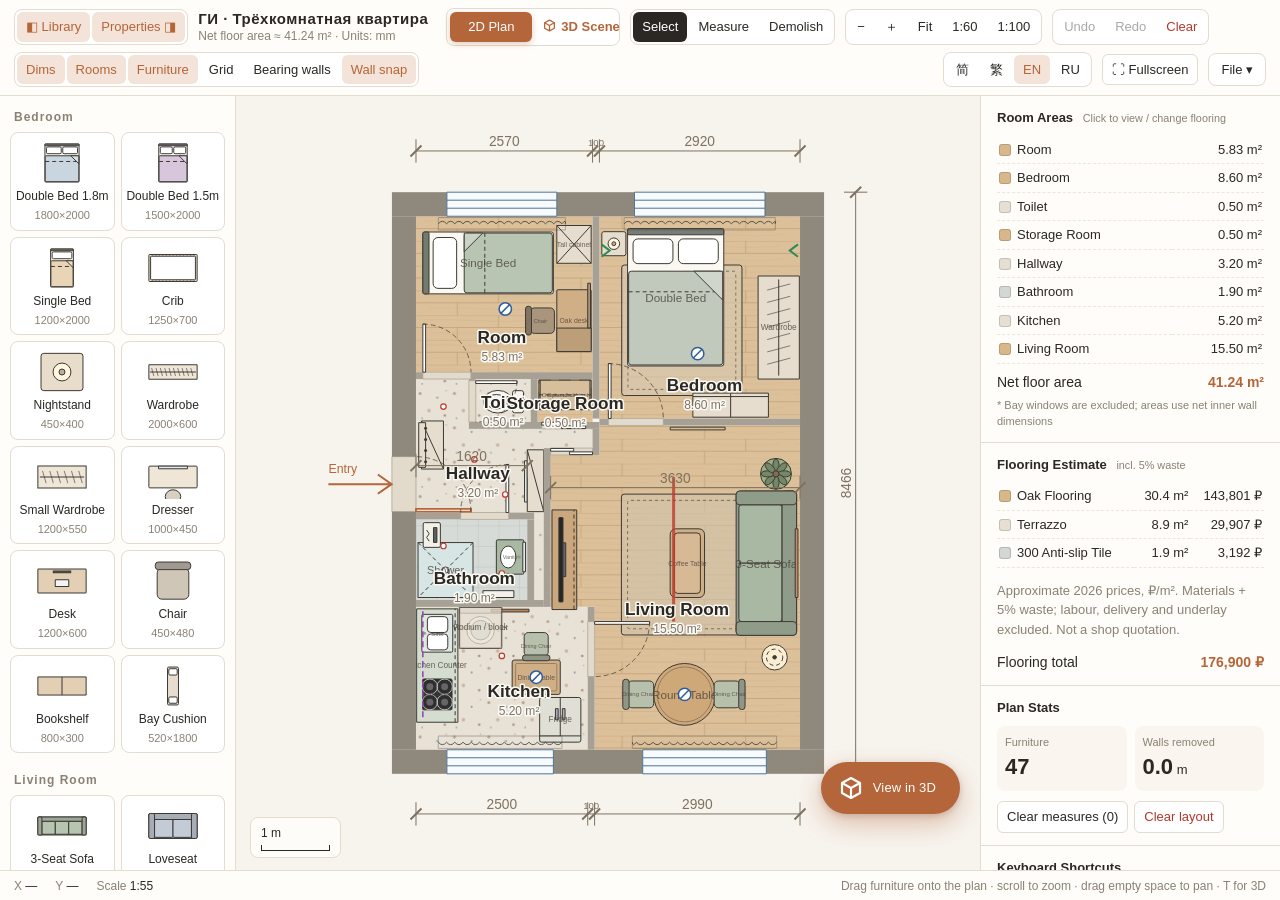
<file: tests/offline.html>
<!doctype html>
<html lang="zh-CN">
<head>
<meta charset="utf-8">
<meta name="viewport" content="width=device-width,initial-scale=1,maximum-scale=1,user-scalable=no,viewport-fit=cover">
<meta name="apple-mobile-web-app-capable" content="yes">
<meta name="mobile-web-app-capable" content="yes">
<meta name="apple-mobile-web-app-status-bar-style" content="default">
<meta name="theme-color" content="#fffdf9">
<title>户型装修设计</title>
<style>
:root{
  --bg:#f3efe7; --paper:#f7f4ee; --panel:#fffdf9; --line:#e3dccf; --ink:#2b2824; --muted:#8a8174;
  --accent:#b5653a; --accent-soft:#f3e3d8; --teal:#2f5d62;
}
*{box-sizing:border-box}
html,body{margin:0;height:100%;background:var(--bg);color:var(--ink);overflow:hidden;overscroll-behavior:none;touch-action:manipulation;
  -webkit-text-size-adjust:100%;-webkit-tap-highlight-color:transparent;
  font:13px/1.5 -apple-system,BlinkMacSystemFont,"PingFang SC","Hiragino Sans GB","Microsoft YaHei",sans-serif}
button,input,select{font:inherit;color:inherit}
.app{display:grid;grid-template-rows:auto minmax(0,1fr) 30px;grid-template-columns:236px minmax(0,1fr) 300px;height:100vh;height:100dvh;
  padding:env(safe-area-inset-top) env(safe-area-inset-right) env(safe-area-inset-bottom) env(safe-area-inset-left);
  -webkit-user-select:none;user-select:none;-webkit-touch-callout:none}
input{-webkit-user-select:text;user-select:text}
header{grid-column:1/-1;display:flex;flex-wrap:wrap;align-items:center;gap:6px 10px;padding:8px 14px;
  background:var(--panel);border-bottom:1px solid var(--line)}
.brand{display:flex;flex-direction:column;margin-right:8px;line-height:1.25}
.brand b{font-size:15px;letter-spacing:.5px}
.brand span{color:var(--muted);font-size:12px}
.grp{display:flex;align-items:center;gap:2px;padding:2px;border:1px solid var(--line);border-radius:8px;background:#fff}
.btn{border:0;background:transparent;padding:5px 9px;border-radius:6px;cursor:pointer;white-space:nowrap}
.btn:hover{background:#f2ece2}
.btn.on{background:var(--ink);color:#fff}
.btn.chip.on{background:var(--accent-soft);color:var(--accent)}
#langSel .btn{min-width:32px;font-weight:500}
.btn.primary{background:var(--accent);color:#fff}
.btn.primary:hover{background:#9f5530}
.btn.danger{color:#b3372a}
.spacer{flex:1}
aside{background:var(--panel);overflow:auto;border-right:1px solid var(--line)}
aside.right{border-right:0;border-left:1px solid var(--line)}
.lib h4{margin:0;padding:12px 14px 6px;font-size:12px;color:var(--muted);font-weight:600;letter-spacing:1px}
.lib-grid{display:grid;grid-template-columns:1fr 1fr;gap:6px;padding:0 10px 6px}
.lib h4{position:sticky;top:0;z-index:1;background:var(--panel)}
.item{display:flex;flex-direction:column;align-items:center;gap:2px;padding:8px 4px 6px;border:1px solid var(--line);
  border-radius:8px;background:#fff;cursor:grab;user-select:none;touch-action:pan-y;transition:border-color .15s,transform .15s}
.item.dragging{border-color:var(--accent);opacity:.5}
@media (hover:hover){.item:hover{border-color:var(--accent);transform:translateY(-1px)}}
#ghost{position:fixed;left:0;top:0;z-index:30;pointer-events:none;opacity:.8;transform:translate(-50%,-50%);filter:drop-shadow(0 4px 10px rgba(40,30,20,.3))}
#ghost svg{width:100%;height:100%;display:block;overflow:visible}
.item svg{width:56px;height:44px}
.item b{font-weight:500;font-size:12px}
.item small{color:var(--muted);font-size:11px}
.hint{padding:10px 14px 16px;color:var(--muted);font-size:12px}
main{position:relative;overflow:hidden;background:var(--paper)}
#plan{width:100%;height:100%;display:block;touch-action:none;cursor:default}
#plan.panning{cursor:grabbing}
#plan.tool-measure{cursor:crosshair}
#plan .wall{pointer-events:none}
#plan.tool-demolish .wall{pointer-events:all;cursor:pointer}
#plan.tool-demolish .wall:hover{fill:#d9894f}
#plan.tool-select .room:hover{opacity:.82}
#plan .furn{cursor:move}
@media (hover:hover){#plan .furn:hover{filter:drop-shadow(0 0 2px rgba(181,101,58,.7))}}
[data-handle]{cursor:pointer}
[data-handle=size]{cursor:nwse-resize}
.scalebar{position:absolute;left:14px;bottom:12px;background:rgba(255,253,249,.92);border:1px solid var(--line);
  border-radius:8px;padding:6px 10px;font-size:12px;pointer-events:none}
.scalebar .bar{height:6px;border:1.5px solid var(--ink);border-top:0;margin-top:3px}
.modehint{position:absolute;left:50%;top:12px;transform:translateX(-50%);background:var(--ink);color:#fff;
  padding:5px 12px;border-radius:20px;font-size:12px;opacity:0;transition:opacity .2s;pointer-events:none}
.modehint.show{opacity:.9}
footer{grid-column:1/-1;display:flex;gap:18px;align-items:center;padding:0 14px;background:var(--panel);overflow:hidden;white-space:nowrap;
  border-top:1px solid var(--line);color:var(--muted);font-size:12px;font-variant-numeric:tabular-nums}
#tip{overflow:hidden;text-overflow:ellipsis}
footer b{color:var(--ink);font-weight:500}
#panel section{padding:12px 16px;border-bottom:1px solid var(--line)}
#panel h3{margin:0 0 8px;font-size:13px}
#panel h3 small{color:var(--muted);font-weight:400;margin-left:6px}
table{width:100%;border-collapse:collapse;font-variant-numeric:tabular-nums}
td{padding:4px 2px;border-bottom:1px dashed #eee6d9}
td.r{text-align:right}
tr.click{cursor:pointer}
tr.click:hover td{background:#faf5ee}
.sw{display:inline-block;width:12px;height:12px;border-radius:3px;border:1px solid rgba(0,0,0,.15);vertical-align:-2px;margin-right:6px}
.total{display:flex;justify-content:space-between;margin-top:8px;font-size:14px}
.total b{color:var(--accent)}
.muted{color:var(--muted)}
.form{display:grid;grid-template-columns:1fr 1fr;gap:8px}
.form label{display:flex;flex-direction:column;gap:3px;font-size:12px;color:var(--muted)}
.form label.full{grid-column:1/-1}
.form input,.form select{border:1px solid var(--line);border-radius:6px;padding:5px 7px;background:#fff;width:100%}
.form input[type=color]{padding:2px;height:30px}
.actions{display:flex;flex-wrap:wrap;gap:6px;margin-top:10px}
.actions .btn{border:1px solid var(--line);background:#fff}
.mats{display:grid;grid-template-columns:1fr 1fr;gap:6px}
.mat{display:flex;align-items:center;gap:8px;border:1px solid var(--line);border-radius:8px;padding:6px;background:#fff;cursor:pointer;text-align:left}
.mat.on{border-color:var(--accent);box-shadow:0 0 0 2px var(--accent-soft)}
.mat i{width:26px;height:26px;border-radius:5px;border:1px solid rgba(0,0,0,.12);flex:none}
.mat span{font-size:12px;line-height:1.3}
.mat small{display:block;color:var(--muted)}
.kbd{display:grid;grid-template-columns:auto 1fr;gap:3px 10px;font-size:12px;color:var(--muted)}
kbd{font:11px ui-monospace,Menlo,monospace;background:#f2ece2;border:1px solid var(--line);border-bottom-width:2px;border-radius:4px;padding:0 5px;color:var(--ink)}
.big{font-size:22px;font-weight:600;font-variant-numeric:tabular-nums}
.stats{display:grid;grid-template-columns:1fr 1fr;gap:8px;margin-bottom:6px}
.stats div{background:#faf6ef;border-radius:8px;padding:8px}
.stats small{display:block;color:var(--muted);font-size:11px}
#toast{position:fixed;left:50%;bottom:110px;transform:translateX(-50%) translateY(20px);background:var(--ink);color:#fff;
  padding:8px 16px;border-radius:8px;opacity:0;transition:.25s;pointer-events:none;z-index:10}
#toast.show{opacity:1;transform:translateX(-50%)}
/* ---------- 2D / 3D 切换 ---------- */
.seg{position:relative;padding:3px}
.seg .btn{position:relative;z-index:1;width:82px;transition:color .45s}
.seg .btn:hover{background:transparent}
.seg .pill{position:absolute;left:3px;top:3px;bottom:3px;width:82px;border-radius:6px;background:var(--accent);
  box-shadow:0 2px 6px rgba(181,101,58,.35);transition:transform .5s cubic-bezier(.65,0,.35,1)}
.seg .btn[data-view="2d"],body.m3d .seg .btn[data-view="3d"]{color:#fff}
body.m3d .seg .btn[data-view="2d"]{color:var(--ink)}
body.m3d .seg .pill{transform:translateX(84px)}
body.busy .seg{pointer-events:none}
body.m3d .only2d,body:not(.m3d) .only3d{display:none!important}
.only2d,.only3d{animation:fadeIn .45s ease both}
@keyframes fadeIn{from{opacity:0;transform:translateY(-4px)}to{opacity:1;transform:none}}
#plan{transition:opacity .45s ease,transform .45s ease}
main.is3d #plan{opacity:0;pointer-events:none}
.scalebar{transition:opacity .3s}
main.is3d .scalebar{opacity:0}
#view3d{position:absolute;inset:0;opacity:0;visibility:hidden;transition:opacity .45s ease,visibility 0s linear .45s}
main.is3d #view3d{opacity:1;visibility:visible;transition:opacity .45s ease}
#view3d canvas{display:block;outline:none}
#walkOverlay{position:absolute;inset:0;display:none;align-items:center;justify-content:center;background:rgba(30,28,25,.35);z-index:3;cursor:pointer}
#walkOverlay>div{background:var(--panel);border-radius:14px;padding:22px 28px;text-align:center;max-width:360px}
#walkOverlay h3{margin:0 0 6px}
#walkOverlay p{margin:4px 0;color:var(--muted)}
#cross{position:absolute;left:50%;top:50%;width:14px;height:14px;margin:-7px 0 0 -7px;z-index:2;display:none;pointer-events:none}
#cross:before,#cross:after{content:"";position:absolute;background:#fff;box-shadow:0 0 2px #000}
#cross:before{left:6px;top:0;width:2px;height:14px}#cross:after{top:6px;left:0;height:2px;width:14px}
#hint3d{position:absolute;left:50%;top:12px;transform:translateX(-50%);background:rgba(43,40,36,.82);color:#fff;border-radius:20px;
  padding:5px 14px;font-size:12px;z-index:2;pointer-events:none;white-space:nowrap;transition:opacity .4s}
main.animating #hint3d{opacity:0}
.rlabel{font-size:12px;font-weight:600;color:#2b2824;background:rgba(255,253,249,.9);border:1px solid var(--line);
  border-radius:12px;padding:2px 9px;white-space:nowrap;pointer-events:none}
.rlabel small{font-weight:400;color:var(--muted);margin-left:4px}
#roomList{padding:0 10px 6px;display:grid;grid-template-columns:1fr 1fr;gap:4px}
#roomList button{display:flex;flex-direction:column;width:100%;border:1px solid var(--line);background:#fff;padding:5px 8px;border-radius:7px;cursor:pointer;text-align:left;line-height:1.3}
#roomList button:hover{background:#f2ece2}
#roomList button.on{background:var(--accent-soft);color:var(--accent)}
#roomList small{color:var(--muted);font-variant-numeric:tabular-nums}
.range{display:flex;align-items:center;gap:6px;padding:0 8px;color:var(--muted);font-size:12px}
.range input{width:100px;accent-color:var(--accent)}
.menu{position:relative}
.menu summary{list-style:none;border:1px solid var(--line);background:#fff;border-radius:8px;padding:6px 12px}
.menu summary::-webkit-details-marker{display:none}
.menu-pop{position:absolute;right:0;top:calc(100% + 6px);display:flex;flex-direction:column;min-width:150px;background:#fff;
  border:1px solid var(--line);border-radius:10px;padding:4px;box-shadow:0 10px 30px rgba(40,30,20,.14);z-index:20;animation:fadeIn .2s ease}
.menu-pop .btn{text-align:left}
.range span{font-variant-numeric:tabular-nums;color:var(--ink)}
/* ---------- 选中后的浮动工具条 ---------- */
#fab{position:absolute;left:50%;bottom:16px;transform:translate(-50%,12px);display:flex;align-items:center;gap:4px;padding:5px;
  background:rgba(255,253,249,.97);border:1px solid var(--line);border-radius:14px;box-shadow:0 8px 26px rgba(40,30,20,.16);
  z-index:4;opacity:0;visibility:hidden;transition:opacity .2s,transform .2s,visibility 0s linear .2s;max-width:calc(100% - 24px)}
main.drawer-panel #fab{opacity:0;visibility:hidden}
#fab.show{opacity:1;visibility:visible;transform:translate(-50%,0);transition:opacity .2s,transform .2s}
#fab .name{padding:0 8px 0 6px;font-weight:600;max-width:9em;overflow:hidden;text-overflow:ellipsis;white-space:nowrap}
#fab .btn{border:1px solid transparent}
#fab .sep{width:1px;align-self:stretch;margin:4px 2px;background:var(--line)}
/* ---------- 触屏漫游摇杆 ---------- */
#joy{position:absolute;left:28px;bottom:28px;width:130px;height:130px;border-radius:50%;background:rgba(255,253,249,.25);
  border:2px solid rgba(255,255,255,.7);box-shadow:0 4px 18px rgba(0,0,0,.18);z-index:3;display:none;touch-action:none;backdrop-filter:blur(3px)}
#joy i{position:absolute;left:50%;top:50%;width:56px;height:56px;margin:-28px 0 0 -28px;border-radius:50%;background:rgba(255,253,249,.92);
  box-shadow:0 2px 8px rgba(0,0,0,.25);pointer-events:none}
#walkExit{position:absolute;right:16px;bottom:28px;z-index:3;display:none}
/* ---------- 触屏：加大点击区域 ---------- */
@media (pointer:coarse){
  body{font-size:14px}
  header{padding:8px 12px;gap:8px}
  .grp{padding:3px;border-radius:10px}
  .btn{padding:8px 12px;min-height:38px;border-radius:8px}
  .seg .btn,.seg .pill{width:92px}
  body.m3d .seg .pill{transform:translateX(94px)}
  .menu summary{padding:9px 14px}
  .menu-pop .btn{padding:11px 14px}
  .item{padding:10px 4px 8px}
  .form input,.form select{font-size:16px;padding:8px 9px}
  .form input[type=color]{height:40px}
  .actions .btn,#fab .btn{min-height:42px;padding:9px 14px}
  td{padding:7px 2px}
  #roomList button{padding:8px 10px}
  .mat{padding:9px 8px}
  .range input{width:120px!important}
}
/* ---------- 竖屏 / 窄屏（如 iPad 竖握）：侧栏改为抽屉 ---------- */
/* ---------- 宽屏：左右面板可收起 ---------- */
@media (min-width:1101px){
  .app{transition:grid-template-columns .3s cubic-bezier(.3,.7,.3,1)}
  .app.hide-lib{grid-template-columns:0 minmax(0,1fr) 300px}
  .app.hide-panel{grid-template-columns:236px minmax(0,1fr) 0}
  .app.hide-lib.hide-panel{grid-template-columns:0 minmax(0,1fr) 0}
  .app.hide-lib aside.lib,.app.hide-panel aside.right{overflow:hidden;border:0}
  aside{overflow-x:hidden}
  aside.lib>div{min-width:220px} #panel{min-width:284px}   /* 收起动画中内容不被挤压变形 */
}
.narrow-only{display:none!important}
@media (max-width:1100px){
  .grp.narrow-only{display:flex!important}
  .btn.narrow-only,#fab .btn.narrow-only{display:inline-block!important}
  .app{grid-template-columns:minmax(0,1fr)}
  main,aside.lib,aside.right{grid-row:2;grid-column:1}
  aside.lib,aside.right{position:relative;z-index:6;width:min(320px,86vw);transition:transform .3s cubic-bezier(.3,.7,.3,1),box-shadow .3s}
  aside.lib{justify-self:start;transform:translateX(-110%)}
  aside.right{justify-self:end;transform:translateX(110%)}
  aside.open{transform:none;box-shadow:0 0 30px rgba(40,30,20,.18)}
  .lib-grid{grid-template-columns:1fr 1fr 1fr}
  .brand span,footer .only2d{display:none!important}
}
/* Additions keep the upstream paper, oak and charcoal palette. */
dialog{color:var(--ink);background:var(--panel);border:1px solid var(--line);border-radius:14px;padding:24px;max-width:min(500px,calc(100vw - 28px));box-shadow:0 16px 70px #201c1833}
dialog::backdrop{background:#241f1966}dialog p{white-space:pre-line}dialog .actions{justify-content:flex-end;margin-top:20px}dialog input[type=checkbox]{width:auto;align-self:start}
#underlayHint{position:fixed;left:50%;bottom:70px;transform:translateX(-50%);z-index:12;background:var(--ink);color:white;padding:10px 18px;border-radius:10px;max-width:90vw;pointer-events:none}
#plan.has-underlay #gRooms{opacity:.4}
#plan.has-underlay #gUnderlay{pointer-events:none}
.brand b{max-width:280px;overflow:hidden;text-overflow:ellipsis;white-space:nowrap}
@media(max-width:600px){header{gap:4px;padding:6px}.brand{order:-1;width:100%}.brand b{max-width:95vw}.btn{padding:5px 7px}#langSel .btn{min-width:28px}.menu-pop{max-height:65vh;overflow:auto}#modehint{max-width:90%;border-radius:10px}.range input{max-width:80px}}

body.busy details.menu{pointer-events:none;opacity:.5}

/* The way into 3D is the main action: a floating button on the plan and an accented toggle in the header. */
#go3d{position:absolute;right:20px;bottom:56px;z-index:5;display:flex;align-items:center;gap:10px;padding:14px 24px 14px 18px;border:0;border-radius:999px;
  background:var(--accent);color:#fff;font:700 17px/1 inherit;letter-spacing:.01em;cursor:pointer;
  box-shadow:0 10px 26px rgba(181,101,58,.38),0 2px 6px rgba(40,30,20,.18);transition:transform .15s,box-shadow .15s,opacity .2s}
#go3d svg{width:24px;height:24px;flex:none}
#go3d:hover{transform:translateY(-2px);box-shadow:0 14px 32px rgba(181,101,58,.46),0 2px 6px rgba(40,30,20,.18)}
#go3d:focus-visible{outline:3px solid var(--accent-soft);outline-offset:3px}
#go3d::after{content:"";position:absolute;inset:0;border-radius:inherit;pointer-events:none;animation:go3dPulse 2.6s ease-out infinite}
@keyframes go3dPulse{0%{box-shadow:0 0 0 0 rgba(181,101,58,.5)}70%,100%{box-shadow:0 0 0 18px rgba(181,101,58,0)}}
@media (prefers-reduced-motion:reduce){#go3d::after{animation:none}#go3d{transition:none}}
body.m3d #go3d,body.busy #go3d,main.drawer-panel #go3d,main.drawer-lib #go3d{opacity:0;visibility:hidden;pointer-events:none}
.seg .btn[data-view="3d"]{font-weight:700}
body:not(.m3d) .seg .btn[data-view="3d"]{color:var(--accent)}
.seg .btn[data-view="3d"]::before{content:"";display:inline-block;width:13px;height:13px;margin-right:5px;vertical-align:-1px;background:currentColor;
  -webkit-mask:url("data:image/svg+xml,%3Csvg xmlns='http://www.w3.org/2000/svg' viewBox='0 0 24 24' fill='none' stroke='black' stroke-width='2.4' stroke-linejoin='round'%3E%3Cpath d='M12 2 3 7v10l9 5 9-5V7z'/%3E%3Cpath d='M3 7l9 5 9-5M12 12v10'/%3E%3C/svg%3E") center/contain no-repeat;
  mask:url("data:image/svg+xml,%3Csvg xmlns='http://www.w3.org/2000/svg' viewBox='0 0 24 24' fill='none' stroke='black' stroke-width='2.4' stroke-linejoin='round'%3E%3Cpath d='M12 2 3 7v10l9 5 9-5V7z'/%3E%3Cpath d='M3 7l9 5 9-5M12 12v10'/%3E%3C/svg%3E") center/contain no-repeat}
@media (max-width:600px){#go3d{right:12px;bottom:64px;padding:12px 18px 12px 14px;font-size:16px}#go3d svg{width:21px;height:21px}}

</style>

</head>
<body>
<div class="app">
  <header>
    <div class="grp" id="paneBtns">
      <button class="btn chip" id="tgLib" data-en="◧ Library">◧ 家具库</button>
      <button class="btn chip" id="tgPanel" data-en="Properties ◨">属性 ◨</button>
    </div>
    <div class="brand"><b data-en="3BR 2LR 2BA · Interior Design">三室两厅两卫 · 装修设计</b><span id="subtitle">原始户型 1:60 · 尺寸单位 mm</span></div>
    <div class="grp seg" id="viewSeg" title="切换 2D / 3D (T)" data-en-title="Switch 2D / 3D (T)">
      <span class="pill"></span>
      <button class="btn" data-view="2d" data-en="2D Plan">2D 平面</button>
      <button class="btn" data-view="3d" data-en="3D Scene">3D 场景</button>
    </div>
    <div class="grp only2d" id="tools">
      <button class="btn on" data-tool="select" title="选择 / 移动 (V)" data-en-title="Select / Move (V)" data-en="Select">选择</button>
      <button class="btn" data-tool="measure" title="测量 (M)" data-en-title="Measure (M)" data-en="Measure">测量</button>
      <button class="btn" data-tool="demolish" title="拆改非承重墙 (X)" data-en-title="Demolish non-bearing walls (X)" data-en="Demolish">拆改墙体</button>
    </div>
    <div class="grp only2d">
      <button class="btn" id="zoomOut" title="缩小" data-en-title="Zoom out">−</button>
      <button class="btn" id="zoomIn" title="放大" data-en-title="Zoom in">＋</button>
      <button class="btn" id="fit" title="适应窗口 (F)" data-en-title="Fit to window (F)" data-en="Fit">适应</button>
      <button class="btn" id="s60" title="按 1:60 显示（与原图同比例）" data-en-title="Show at 1:60 (same scale as the original plan)">1:60</button>
      <button class="btn" id="s100" title="按 1:100 显示" data-en-title="Show at 1:100">1:100</button>
    </div>
    <div class="grp only3d" id="modes3d">
      <button class="btn on" data-mode="orbit" data-en="Orbit">鸟瞰</button>
      <button class="btn" data-mode="walk" data-en="Walk">漫游</button>
    </div>
    <div class="grp only3d">
      <button class="btn" id="vIso" data-en="Iso">斜视</button>
      <button class="btn" id="vTop" data-en="Top">俯视</button>
    </div>
    <div class="grp">
      <button class="btn" id="undo" title="撤销 (Ctrl+Z)" data-en-title="Undo (Ctrl+Z)" data-en="Undo">撤销</button>
      <button class="btn" id="redo" title="重做 (Ctrl+Shift+Z)" data-en-title="Redo (Ctrl+Shift+Z)" data-en="Redo">重做</button>
      <button class="btn danger" id="clearAll" title="清空所有家具家电（可撤销）" data-en-title="Remove all furniture and appliances (undoable)" data-en="Clear">清空布置</button>
    </div>
    <div class="grp only2d" id="layers">
      <button class="btn chip on" data-layer="dims" data-en="Dims">尺寸</button>
      <button class="btn chip on" data-layer="labels" data-en="Rooms">房间</button>
      <button class="btn chip on" data-layer="furn" data-en="Furniture">家具</button>
      <button class="btn chip" data-layer="grid" data-en="Grid">网格</button>
      <button class="btn chip" data-layer="bearing" data-en="Bearing walls">承重墙</button>
      <button class="btn chip on" data-layer="wallSnap" title="拖动家具时贴墙吸附" data-en-title="Snap furniture to walls while dragging" data-en="Wall snap">贴墙吸附</button>
    </div>
    <div class="grp only3d">
      <button class="btn chip on" data-full-cut data-cut="2.5" data-en="Full walls">全高墙</button>
      <button class="btn chip" data-cut="1.2" data-en="Cut walls">剖切墙</button>
    </div>
    <div class="grp only3d" id="toggles3d">
      <button class="btn chip on" data-t="furn" data-en="Furniture">家具</button>
      <button class="btn chip on" data-t="labels" data-en="Labels">房间名</button>
      <button class="btn chip" data-t="night" data-en="Night">夜景</button>
    </div>
    <div class="grp only3d"><label class="range"><span data-en="Sun">日照</span> <input type="range" id="sun" min="7" max="18" step=".25" value="10" style="width:84px"><span id="sunT">10:00</span></label></div>
    <div class="spacer"></div>
    <div class="grp" id="langSel" role="group" aria-label="Language / 语言">
      <button class="btn chip" data-lang="zh" title="简体中文">简</button>
      <button class="btn chip" data-lang="zht" title="繁體中文">繁</button>
      <button class="btn chip" data-lang="en" title="English">EN</button>
      <button class="btn chip" data-lang="ru" title="Русский">RU</button>
    </div>
    <button class="btn" id="fullscreen" title="全屏 (Shift+F)" style="border:1px solid var(--line);background:#fff">⛶ 全屏</button>
    <details class="menu"><summary class="btn" data-en="File ▾">文件 ▾</summary>
      <div class="menu-pop">
        <button class="btn" id="exportPng" data-en="Export image">导出图片</button>
        <button class="btn" id="exportJson" data-en="Export plan JSON">导出方案 JSON</button>
        <button class="btn" id="importJson" data-en="Import plan">导入方案</button>
        <button class="btn" id="underlayBtn" data-en="Underlay…">底图…</button>
        <button class="btn danger" id="reset" data-en="Reset to default">重置为默认方案</button>
      </div></details>
    <input type="file" id="fileIn" accept=".json,application/json" hidden>
  </header>

  <aside class="lib">
    <div id="lib3d" class="only3d">
      <h4 data-en="Rooms · click to fly there">房间 · 点击飞到该房间</h4>
      <div id="roomList"></div>
    </div>
    <div id="lib"></div>
  </aside>

  <main id="stage">
    <svg id="plan" class="tool-select" font-family="-apple-system,'PingFang SC','Microsoft YaHei',sans-serif">
      <defs id="defs"></defs>
      <g id="gGrid"></g>
      <g id="gUnderlay" pointer-events="none"></g>
      <g id="gRooms"></g>
      <g id="gFurn"></g>
      <g id="gWalls"></g>
      <g id="gOpen"></g>
      <g id="gLabels" pointer-events="none"></g>
      <g id="gDims" pointer-events="none"></g>
      <g id="gMeasure" pointer-events="none"></g>
      <g id="gSel"></g>
    </svg>
    <div id="view3d">
      <div id="walkOverlay"><div><h3 data-en="Walk mode">漫游模式</h3>
        <p id="wo1"></p>
        <p id="wo2"></p>
        <p id="wo3"></p></div></div>
      <div id="cross"></div>
      <div id="joy"><i></i></div>
      <button class="btn primary" id="walkExit" data-en="Exit walk">退出漫游</button>
      <div id="hint3d"></div>
    </div>
    <div class="scalebar" id="scalebar"><span id="sbText">1 m</span><div class="bar" id="sbBar"></div></div>
    <div class="modehint" id="modehint"></div>
    <div id="fab"></div>
    <button id="go3d" type="button" title="3D (T)"><svg viewBox="0 0 24 24" fill="none" stroke="currentColor" stroke-width="2.2" stroke-linejoin="round" aria-hidden="true"><path d="M12 2 3 7v10l9 5 9-5V7z"/><path d="M3 7l9 5 9-5M12 12v10"/></svg><span data-en="View in 3D">3D 查看</span></button>
  </main>

  <aside class="right"><div id="panel"></div></aside>

  <footer>
    <span class="only2d">X <b id="cx">—</b></span><span class="only2d">Y <b id="cy">—</b></span>
    <span class="only2d"><span data-en="Scale">当前比例</span> <b id="ratio">—</b></span>
    <span id="hover" class="only2d"></span>
    <span class="spacer"></span>
    <span id="tip"></span>
  </footer>
</div>
<div id="toast"></div>
<dialog id="planDialog" aria-labelledby="planDialogTitle"><form method="dialog">
  <h3 id="planDialogTitle"></h3><p id="planDialogText"></p>
  <div class="form"><label id="dialogInputLabel" class="full"><span id="dialogInputText"></span><input id="dialogInput" type="number" min="1" step="any"></label></div>
  <div class="actions"><button class="btn" value="cancel" id="dialogCancel"></button><button class="btn primary" value="ok" id="dialogOK"></button></div>
</form></dialog>
<dialog id="underlayDialog" aria-labelledby="underlayTitle">
  <h3 id="underlayTitle" data-en="Tracing underlay">描图底图</h3>
  <p data-en="Load an image, then calibrate two points. Alt-drag moves it in 2D. The image is stored only in this browser, separately for each plan.">加载图片后标定两点。按住 Alt 拖动平移底图。</p>
  <div class="form">
    <label class="full"><span data-en="Image (PNG, JPEG, WebP)">图片</span><input id="underlayFile" type="file" accept="image/png,image/jpeg,image/webp"></label>
    <label><span data-en="Opacity">不透明度</span><input id="underlayOpacity" type="range" min="0" max="1" step=".05"></label>
    <label><span data-en="Show underlay">显示底图</span><input id="underlayShow" type="checkbox"></label>
  </div>
  <div class="actions"><button class="btn" id="underlayCalibrate" data-en="Calibrate two points">标定两点</button><button class="btn" id="underlayMove" data-en="Move image">移动底图</button><button class="btn" id="underlayClose" data-en="Done">完成</button></div>
</dialog>
<div id="underlayHint" hidden></div>


<script>
/* ======================= 多语言（中文 / English，默认中文） ======================= */
const LANG_KEY = 'kvartira-3d:language';
const LANGS = ['zh', 'zht', 'en', 'ru'];             // 简体 / 繁體（台湾用字）/ English
let LANG = (() => { const nl = (navigator.language || '').toLowerCase(); const fallback = nl.startsWith('ru') ? 'ru' : /^zh-(tw|hk|mo)|^zh-hant/.test(nl) ? 'zht' : nl.startsWith('zh') ? 'zh' : 'en'; try { const l = localStorage.getItem(LANG_KEY); return LANGS.includes(l) ? l : fallback; } catch(e) { return fallback; } })();
// 简 → 繁：先按词替换一字多义的字，再逐字查表（表由 OpenCC s2tw 按本页用到的字生成）
const S2T_PHRASES = [['布置','佈置'],['布局','佈局'],['台面','檯面'],['复制','複製']];
const S2T = new Map(('与與两兩个個为為书書于於仅僅从從价價会會传傳体體余餘侧側倾傾储儲儿兒关關内內写寫净淨准準击擊则則刚剛删刪制製办辦动動势勢区區单單占佔卧臥卫衛厅廳历歷压壓厨廚双雙发發变變叶葉后後吗嗎听聽启啟哑啞围圍图圖圆圓场場坐座块塊垫墊墙牆处處备備复復头頭妆妝婴嬰实實宽寬对對导導层層屉屜属屬岛島带帶干乾并並库庫应應开開当當径徑态態总總悬懸懒懶户戶护護拟擬择擇挂掛挡擋挤擠损損换換据據摆擺摇搖撑撐数數无無时時显顯暂暫机機杂雜杆桿条條来來松鬆构構柜櫃标標栈棧栏欄样樣梁樑棱稜椭橢横橫橱櫥气氣没沒注註浅淺测測浏瀏游遊滚滾满滿灯燈灵靈点點热熱状狀独獨环環现現电電画畫监監盖蓋盘盤砖磚确確离離积積称稱竖豎筑築签籤类類约約级級线線结結绕繞绘繪给給统統继繼绿綠缀綴编編缝縫缩縮网網联聯脚腳获獲虚虛装裝见見视視览覽触觸计計认認让讓议議记記设設识識译譯该該语語请請读讀调調负負败敗质質贴貼赶趕转轉轮輪软軟轴軸轻輕载載较較辅輔辑輯边邊过過这這进進远遠适適选選邻鄰里裡针針钢鋼钮鈕铰鉸铺鋪销銷锁鎖键鍵镜鏡长長门門闭閉闲閒间間阅閱阳陽阴陰阶階随隨隐隱静靜页頁顶頂项項顺順颜顏飘飄飞飛马馬鸟鳥齐齊龙龍').match(/../gu).map(p => [...p]));
const s2t = s => S2T_PHRASES.reduce((a, [f, t]) => a.replaceAll(f, t), s).replace(/[\u3400-\u9fff]/g, c => S2T.get(c) || c);
const RU = {"Floor Plan Designer":"Планировщик квартиры","Nothing to undo":"Нечего отменять","Entry":"Вход","Drag to rotate (Shift for free angle)":"Потяните для поворота (Shift — свободный угол)","Drag to resize":"Потяните для изменения размера","Room Areas":"Площади комнат","Click to view / change flooring":"Нажмите, чтобы выбрать покрытие","Net floor area":"Полезная площадь","* Bay windows are excluded; areas use net inner wall dimensions":"* Эркеры не учтены; площадь по внутренним граням стен","Flooring Estimate":"Смета напольных покрытий","incl. 5% waste":"включая 5% запаса","Flooring total":"Всего за покрытия","Plan Stats":"Статистика проекта","Furniture":"Мебель","Walls removed":"Демонтировано стен","Clear measures":"Удалить измерения","Clear layout":"Очистить расстановку","Rotate":"Повернуть","Duplicate":"Дублировать","Delete":"Удалить","Properties":"Свойства","Done":"Готово","Floor / Properties":"Пол / свойства","There is no furniture to clear":"Нет мебели для удаления","Layout cleared — Undo to restore":"Расстановка очищена — можно отменить","Hide library ( [ )":"Скрыть каталог ( [ )","Show library ( [ )":"Показать каталог ( [ )","Hide properties ( ] )":"Скрыть свойства ( ] )","Show properties ( ] )":"Показать свойства ( ] )","Room":"Комната","Name":"Название","Floor area":"Площадь пола","Perimeter":"Периметр","Width":"Ширина","Depth":"Глубина","Flooring":"Покрытие пола","Estimated cost":"Ориентировочная стоимость","Furniture in room":"Мебель в комнате","None":"Нет","← Back to overview":"← К обзору","Center":"Центр","Rotation":"Поворот","Color":"Цвет","Footprint":"Занимаемая площадь","Rotate 90°":"Повернуть на 90°","Bring to front":"На передний план","Send to back":"На задний план","← Back":"← Назад","Drag to move; drag the top dot to rotate; drag the bottom-right square to resize. With \"Wall snap\" on, items snap flush to nearby walls.":"Перетаскивайте мебель для перемещения; верхний кружок — поворот, нижний правый квадрат — размер. С привязкой к стенам мебель выравнивается у ближайшей стены.","Load-bearing walls (black) cannot be removed":"Несущие стены (чёрные) нельзя демонтировать","Exterior walls are part of the building envelope and should not be removed":"Наружные стены ограждают здание и не предназначены для демонтажа","Wall restored":"Стена восстановлена","Hold and drag a line, or tap two points · snaps to walls · tap \"Select\" to exit":"Проведите линию или укажите две точки · Привязка к стенам · «Выбрать» — выход","Click two points (or drag) to measure · snaps to walls · Shift locks horizontal/vertical · Esc cancels":"Укажите две точки или проведите линию · Привязка к стенам · Shift — по осям · Esc — отмена","Click a grey non-bearing wall to remove it, click again to restore · black bearing walls cannot be removed":"Нажмите серую перегородку для демонтажа, ещё раз — восстановить · Чёрные несущие стены защищены","Click to add, or drag onto the plan":"Нажмите для добавления или перетащите на план","Drop it on the floor":"Перетащите предмет на пол","floor-plan-design":"планировка-квартиры","Tap or drag from the library · 1 finger pans · pinch zooms · bottom bar rotates / duplicates / deletes":"Добавление из каталога · Один палец — сдвиг · Щипок — масштаб · Панель внизу — поворот, копия, удаление","1 finger orbits · 2 fingers zoom / pan · tap furniture or floor to edit · tap doors to open":"Один палец — вращение · Два — масштаб и сдвиг · Нажмите мебель для выбора или дверь для открытия","Drag furniture onto the plan · scroll to zoom · drag empty space to pan · T for 3D":"Перетащите мебель на план · Колесо — масштаб · Пустое место — сдвиг · T — 3D","3D stays in sync with the plan · panel edits apply instantly · T for 2D":"3D синхронизирован с планом · Изменения свойств видны сразу · T — 2D","3D engine is still loading or failed to load (three.js needs a network connection)":"3D ещё загружается или недоступен (для Three.js требуется подключение к сети)","Showing at 1:60 (same scale as the original plan)":"Масштаб 1:60 (как у исходного плана)","Fullscreen is not supported here — in Safari, use \"Add to Home Screen\" to open it fullscreen":"Полный экран недоступен — в Safari можно добавить страницу на экран «Домой»","Could not enter fullscreen":"Не удалось включить полный экран","Exit fullscreen":"Выйти из полного экрана","Fullscreen":"Полный экран","Plan imported":"Планировка импортирована","Invalid file format":"Неверный формат файла","Reset to the default design? (undoable)":"Восстановить исходную расстановку этой планировки? (Можно отменить)","Whole home":"Вся квартира","1 finger orbits · 2 fingers zoom / pan · select furniture to drag it · tap doors to open":"Один палец — вращение · Два — масштаб и сдвиг · Выберите мебель для перемещения · Нажмите дверь для открытия","Left-drag orbits · right-drag pans · scroll zooms · select furniture to drag it · click doors to open":"Левая кнопка — вращение · Правая — сдвиг · Колесо — масштаб · Мебель можно двигать · Нажмите дверь для открытия","Joystick moves · drag to look · tap doors to open":"Джойстик — движение · Потяните экран для обзора · Нажмите дверь для открытия","WASD moves · mouse looks · Shift runs · E opens doors · Esc pauses":"WASD — движение · Мышь — обзор · Shift — быстрее · E — дверь · Esc — пауза","Tap to start at the front door":"Нажмите, чтобы начать у входной двери","Joystick moves · drag on screen to look":"Джойстик — движение · Потяните экран для обзора","Tap doors to open · \"Exit walk\" returns to orbit":"Нажмите дверь для открытия · «Выйти из прогулки» — вид сверху","Click to start at the front door":"Нажмите, чтобы начать у входной двери","\u003ckbd>W\u003c/kbd> \u003ckbd>A\u003c/kbd> \u003ckbd>S\u003c/kbd> \u003ckbd>D\u003c/kbd> move · mouse looks · \u003ckbd>Shift\u003c/kbd> runs":"\u003ckbd>W\u003c/kbd> \u003ckbd>A\u003c/kbd> \u003ckbd>S\u003c/kbd> \u003ckbd>D\u003c/kbd> — движение · Мышь — обзор · \u003ckbd>Shift\u003c/kbd> — быстрее","\u003ckbd>E\u003c/kbd> opens the door ahead · \u003ckbd>Esc\u003c/kbd> pauses":"\u003ckbd>E\u003c/kbd> — дверь перед вами или ближайшая в пределах 2,2 м · \u003ckbd>Esc\u003c/kbd> — пауза","Browser storage is full. The underlay will last only until this page closes. Use a smaller image.":"Хранилище браузера заполнено. Подложка сохранится только до закрытия страницы. Используйте изображение поменьше.","Click two points on the image · Esc cancels":"Укажите две точки на изображении · Esc — отмена","Drag to move the image · Esc finishes":"Перетащите подложку · Esc — завершить","Use a PNG, JPEG or WebP image up to 3 MB.":"Используйте PNG, JPEG или WebP размером до 3 МБ.","Could not read image":"Не удалось прочитать изображение","Calibrate underlay":"Масштаб подложки","Enter the real distance between the two points.":"Введите настоящее расстояние между двумя точками.","Distance (mm)":"Расстояние (мм)","Cancel":"Отмена","Continue":"Продолжить","Cannot open file":"Не удалось открыть файл","Invalid plan":"Некорректная планировка","Open plan":"Открыть планировку","Current edits are saved in this browser. The file will replace the active plan and clear its undo history.":"Текущие изменения сохранятся в этом браузере. Файл заменит активную планировку и очистит её историю отмены.","Could not read file":"Не удалось прочитать файл","Reset to default":"Восстановить исходную расстановку","Invalid plan path":"Некорректный путь планировки","Could not load plan. Use a local HTTP server or the File menu.":"Не удалось загрузить планировку. Используйте локальный HTTP-сервер или меню «Файл».","◧ Library":"◧ Каталог","Properties ◨":"Свойства ◨","3BR 2LR 2BA · Interior Design":"Квартира · Дизайн интерьера","Switch 2D / 3D (T)":"Переключить 2D / 3D (T)","2D Plan":"2D План","3D Scene":"3D Вид","Select / Move (V)":"Выбрать / двигать (V)","Select":"Выбрать","Measure (M)":"Измерить (M)","Measure":"Измерить","Demolish non-bearing walls (X)":"Демонтаж перегородок (X)","Demolish":"Демонтаж","Zoom out":"Уменьшить","Zoom in":"Увеличить","Fit to window (F)":"Вписать в окно (F)","Fit":"Вписать","Show at 1:60 (same scale as the original plan)":"Масштаб 1:60 (как у исходного плана)","Show at 1:100":"Масштаб 1:100","Orbit":"Обзор","Walk":"Прогулка","Iso":"Изометрия","Top":"Сверху","Undo (Ctrl+Z)":"Отменить (Ctrl+Z)","Undo":"Отменить","Redo (Ctrl+Shift+Z)":"Повторить (Ctrl+Shift+Z)","Redo":"Повторить","Remove all furniture and appliances (undoable)":"Удалить всю мебель и технику (можно отменить)","Clear":"Очистить","Dims":"Размеры","Rooms":"Комнаты","Grid":"Сетка","Bearing walls":"Несущие стены","Snap furniture to walls while dragging":"Привязывать мебель к стенам при перемещении","Wall snap":"Привязка","Full walls":"Полные стены","Cut walls":"Срез стен","Labels":"Названия","Night":"Ночь","Sun":"Солнце","File ▾":"Файл ▾","Export image":"Сохранить изображение","Export plan JSON":"Сохранить планировку","Import plan":"Открыть планировку…","Rooms · click to fly there":"Комнаты · Нажмите для перехода","Walk mode":"Режим прогулки","Exit walk":"Выйти из прогулки","Scale":"Масштаб","\u003csection>\u003ch3>Touch Controls\u003c/h3>\u003cdiv class=\"kbd\">\n    \u003ckbd>1-finger drag\u003c/kbd>\u003cspan>Pan on empty space\u003c/span>\u003ckbd>2 fingers\u003c/kbd>\u003cspan>Pinch to zoom, drag to pan\u003c/span>\n    \u003ckbd>Library\u003c/kbd>\u003cspan>Tap to place at center, or hold and drag right to a spot\u003c/span>\n    \u003ckbd>Tap item\u003c/kbd>\u003cspan>Drag to move; top dot rotates, bottom-right square resizes\u003c/span>\n    \u003ckbd>Toolbar\u003c/kbd>\u003cspan>Bottom bar can rotate / duplicate / delete\u003c/span>\n    \u003ckbd>Measure\u003c/kbd>\u003cspan>Hold and drag a line, or tap two points\u003c/span>\n    \u003ckbd>3D walk\u003c/kbd>\u003cspan>Joystick moves, drag to look, tap doors to open\u003c/span>\n  \u003c/div>\u003c/section>":"\u003csection>\u003ch3>Сенсорное управление\u003c/h3>\u003cdiv class=\"kbd\">\u003ckbd>Один палец\u003c/kbd>\u003cspan>Потяните пустое место для сдвига\u003c/span>\u003ckbd>Два пальца\u003c/kbd>\u003cspan>Щипок — масштаб, движение — сдвиг\u003c/span>\u003ckbd>Каталог\u003c/kbd>\u003cspan>Нажмите для добавления в центр или перетащите вправо на план\u003c/span>\u003ckbd>Мебель\u003c/kbd>\u003cspan>Тяните для перемещения; кружок — поворот, квадрат — размер\u003c/span>\u003ckbd>Панель внизу\u003c/kbd>\u003cspan>Поворот / копия / удаление\u003c/span>\u003ckbd>Измерение\u003c/kbd>\u003cspan>Проведите линию или укажите две точки\u003c/span>\u003ckbd>Прогулка\u003c/kbd>\u003cspan>Джойстик — движение, экран — обзор, нажатие — дверь\u003c/span>\u003c/div>\u003c/section>","\u003csection>\u003ch3>Keyboard Shortcuts\u003c/h3>\u003cdiv class=\"kbd\">\n    \u003ckbd>Drag\u003c/kbd>\u003cspan>Drag furniture onto the plan\u003c/span>\u003ckbd>V\u003c/kbd>\u003cspan>Select / move\u003c/span>\u003ckbd>M\u003c/kbd>\u003cspan>Measure (Shift: horizontal/vertical)\u003c/span>\n    \u003ckbd>X\u003c/kbd>\u003cspan>Demolish non-bearing walls (black = bearing)\u003c/span>\u003ckbd>R\u003c/kbd>\u003cspan>Rotate 90° (Shift reverses)\u003c/span>\u003ckbd>Arrows\u003c/kbd>\u003cspan>Nudge 10mm (Shift 100mm)\u003c/span>\n    \u003ckbd>⌘/Ctrl D\u003c/kbd>\u003cspan>Duplicate\u003c/span>\u003ckbd>Delete\u003c/kbd>\u003cspan>Delete\u003c/span>\u003ckbd>⌘/Ctrl Z\u003c/kbd>\u003cspan>Undo\u003c/span>\u003ckbd>T\u003c/kbd>\u003cspan>Toggle 2D / 3D\u003c/span>\u003ckbd>F\u003c/kbd>\u003cspan>Fit to window\u003c/span>\u003ckbd>Esc\u003c/kbd>\u003cspan>Deselect\u003c/span>\n  \u003c/div>\u003c/section>":"\u003csection>\u003ch3>Клавиши (любая раскладка)\u003c/h3>\u003cdiv class=\"kbd\">\u003ckbd>Перетаскивание\u003c/kbd>\u003cspan>Мебель из каталога на план\u003c/span>\u003ckbd>V / M / X\u003c/kbd>\u003cspan>Выбор / измерение / демонтаж\u003c/span>\u003ckbd>Shift\u003c/kbd>\u003cspan>Измерение по горизонтали или вертикали\u003c/span>\u003ckbd>R\u003c/kbd>\u003cspan>Поворот 90° (Shift — обратно)\u003c/span>\u003ckbd>Стрелки\u003c/kbd>\u003cspan>Сдвиг 10 мм (Shift — 100 мм)\u003c/span>\u003ckbd>⌘/Ctrl D\u003c/kbd>\u003cspan>Дублировать\u003c/span>\u003ckbd>Delete\u003c/kbd>\u003cspan>Удалить\u003c/span>\u003ckbd>⌘/Ctrl Z\u003c/kbd>\u003cspan>Отменить (Shift — повторить)\u003c/span>\u003ckbd>T / F\u003c/kbd>\u003cspan>2D / 3D; вписать в окно\u003c/span>\u003ckbd>[ / ]\u003c/kbd>\u003cspan>Каталог / свойства\u003c/span>\u003ckbd>+ / −\u003c/kbd>\u003cspan>Масштаб\u003c/span>\u003ckbd>Shift F\u003c/kbd>\u003cspan>Полный экран\u003c/span>\u003ckbd>WASD / E\u003c/kbd>\u003cspan>Прогулка / дверь\u003c/span>\u003ckbd>Alt + drag\u003c/kbd>\u003cspan>Переместить подложку\u003c/span>\u003ckbd>Esc\u003c/kbd>\u003cspan>Снять выделение / отменить\u003c/span>\u003c/div>\u003c/section>","Tracing underlay":"Подложка для обводки","Load an image, then calibrate two points. Alt-drag moves it in 2D. The image is stored only in this browser, separately for each plan.":"Загрузите изображение и задайте масштаб по двум точкам. Alt + перетаскивание — сдвиг в 2D. Подложка сохраняется только в этом браузере, отдельно для каждой планировки.","Image (PNG, JPEG, WebP)":"Изображение (PNG, JPEG, WebP)","Opacity":"Прозрачность","Show underlay":"Показывать подложку","Calibrate two points":"Масштаб по двум точкам","Move image":"Переместить подложку","Underlay…":"Подложка…","Illustrative upstream prices in CNY; not a local quotation.":"Примерные цены исходного проекта в юанях; не коммерческая смета.","Master Bedroom":"Главная спальня","Master Bath":"Главная ванная","Kids' Room":"Детская","Guest Bath":"Гостевая ванная","Laundry Balcony":"Постирочная","Children's Room":"Комната детей","Kitchen":"Кухня","Dining":"Столовая","Hallway":"Прихожая","Living Room":"Гостиная","Leisure Balcony":"Балкон","Master Bay Window":"Эркер спальни","Children's Bay Window":"Эркер детской","Oak Flooring":"Дубовый паркет","Walnut Flooring":"Паркет из ореха","800 Tile":"Плитка 800 мм","600 Tile":"Плитка 600 мм","Marble":"Мрамор","300 Anti-slip Tile":"Нескользящая плитка 300 мм","Terrazzo":"Терраццо","Wall-to-wall Carpet":"Ковролин","Bedroom":"Спальня","Dining & Kitchen":"Кухня и столовая","Bathroom":"Ванная","Appliances":"Техника","Study & Leisure":"Работа и отдых","Double Bed 1.8m":"Двуспальная кровать 1,8 м","Double Bed 1.5m":"Двуспальная кровать 1,5 м","Double Bed":"Двуспальная кровать","Single Bed":"Односпальная кровать","Crib":"Детская кроватка","Nightstand":"Прикроватная тумба","Wardrobe":"Шкаф для одежды","Small Wardrobe":"Небольшой шкаф","Dresser":"Туалетный столик","Desk":"Письменный стол","Chair":"Стул","Bookshelf":"Книжный шкаф","Bay Cushion":"Подушка для эркера","3-Seat Sofa":"Трёхместный диван","Loveseat":"Двухместный диван","Corner Sofa":"Угловой диван","Armchair":"Кресло","Beanbag":"Кресло-мешок","Coffee Table":"Журнальный столик","Side Table":"Приставной столик","TV Stand":"Тумба для ТВ","Rug":"Ковёр","Shoe Cabinet":"Обувница","Entry Cabinet":"Тумба в прихожую","Floor Lamp":"Торшер","Plant":"Растение","Large Plant":"Большое растение","Dining Table":"Обеденный стол","6-Seat Dining Table":"Обеденный стол на шесть","Round Table":"Круглый стол","Dining Chair":"Обеденный стул","Kitchen Island":"Кухонный остров","Bar Stool":"Барный стул","Kitchen Counter":"Кухонная столешница","Gas Stove":"Варочная панель","Sink":"Мойка","Fridge":"Холодильник","Sideboard":"Буфет","Toilet":"Унитаз","Vanity":"Тумба с раковиной","Double Vanity":"Двойная раковина","Shower":"Душевая кабина","Shower Area":"Душевая зона","Bathtub":"Ванна","Washer":"Стиральная машина","Laundry Sink":"Хозяйственная раковина","Water Heater":"Водонагреватель","Storage Cabinet":"Шкаф для хранения","65\" TV":"Телевизор 65″","55\" TV":"Телевизор 55″","French-door Fridge":"Двухдверный холодильник","Floor AC":"Напольный кондиционер","Wall AC":"Настенный кондиционер","Dishwasher":"Посудомоечная машина","Oven Tower":"Пенал с духовкой","Dryer":"Сушильная машина","Air Purifier":"Очиститель воздуха","Long Desk":"Длинный письменный стол","Office Chair":"Офисное кресло","Large Bookshelf":"Большой книжный шкаф","Upright Piano":"Пианино","Treadmill":"Беговая дорожка","Reading Chair":"Кресло для чтения","Tea Table":"Чайный столик","Lounge Chair":"Кресло для отдыха","Storage & utility":"Хранение и инженерия","Long hanging rail":"Штанга для длинной одежды","Double hanging rail":"Две штанги для одежды","Open shelves":"Открытые полки","Drawer unit":"Комод с полками","Overhead cabinet":"Антресоль","Coat hooks":"Крючки для одежды","Boiler":"Бойлер","Washer + dryer":"Стиральная и сушильная машины","Tall cabinet":"Высокий шкаф","Electrical panel":"Электрощит","Decor":"Декор","Curtains":"Шторы","Wall art":"Картина","Mirror":"Зеркало","Glass blocks":"Стеклоблоки","Could not save locally. Export JSON to keep a backup.":"Не удалось сохранить в браузере. Экспортируйте JSON для резервной копии.","Floating cabinet":"Подвесная тумба","Dresser on legs":"Комод на ножках","Oak desk":"Дубовый письменный стол","Podium / block":"Подиум / блок","Shelved niche":"Ниша с полками","Heated towel rail":"Полотенцесушитель","Ceiling rain shower":"Потолочный душ","Round stacking cabinet":"Круглая тумба-модуль","Approximate 2026 prices, ₽/m². Materials + 5% waste; labour, delivery and underlay excluded. Not a shop quotation.":"Цены на 2026 год — ориентировочно, ₽/м². Материалы + 5% запаса; без работ, доставки и подложки. Не предложение магазина.","View in 3D":"Смотреть в 3D"};
const RU_PATTERNS = [["^Net\\ floor\\ area\\ ≈\\ (.*?)\\ m²\\ ·\\ Units:\\ mm\\ ·\\ Original\\ scale\\ 1:60$",["Полезная площадь ≈ ",1," м² · Размеры в мм · Исходный масштаб 1:60"]],["^Remove\\ all\\ (.*?)\\ furniture\\ /\\ appliance\\ items\\?\\\nWalls,\\ flooring\\ and\\ measurements\\ are\\ kept\\.\\ You\\ can\\ Undo\\ this\\.$",["Удалить все ",1," предметов мебели и техники?\nСтены, покрытия и измерения сохранятся. Действие можно отменить."]],["^Wall\\ area\\ \\(2\\.8m\\ ceiling,\\ openings\\ not\\ deducted\\)\\ ≈\\ (.*?)\\ m²$",["Площадь стен (потолок 2,8 м, без вычета проёмов) ≈ ",1," м²"]],["^(.*?)\\ items$",["",1," шт."]],["^Added\\ \"(.*?)\"\\ (.*?)×(.*?)$",["Добавлено: «",1,"» ",2,"×",3,""]],["^Marked\\ (.*?)\\ mm\\ of\\ wall\\ for\\ removal$",["Отмечен демонтаж ",1," мм стены"]],["^Remove\\ all\\ (.*?)\\ furniture\\ /\\ appliance\\ items\\?$",["Удалить все ",1," предметов мебели и техники?"]],["^Furniture\\ is\\ drawn\\ at\\ real\\ size\\ \\(mm\\)\\.\\ (.*?)\\ Edit\\ size\\ and\\ color\\ in\\ the\\ right\\ panel\\ afterwards\\.$",["Мебель показана в настоящих размерах (мм). Нажмите для добавления в центр или перетащите на план / пол в 3D. На сенсорном экране прокручивайте каталог вверх и вниз, а предмет тяните вправо. Размеры и цвет меняются в свойствах."]],["^Net\\ floor\\ area\\ ≈\\ (.*?)\\ m²\\ ·\\ Units:\\ mm$",["Полезная площадь ≈ ",1," м² · Размеры в мм"]],["^Wall\\ area\\ \\((.*?)m\\ ceiling,\\ openings\\ not\\ deducted\\)\\ ≈\\ (.*?)\\ m²$",["Площадь стен (потолок ",1," м, без вычета проёмов) ≈ ",2," м²"]]].map(([p,t]) => [new RegExp(p,"s"),t]);
function ruText(s){
  if (RU[s] !== undefined) return RU[s];
  for (const [pattern,tokens] of RU_PATTERNS){ const m = pattern.exec(s); if (m) return tokens.map(t => typeof t === 'number' ? m[t] : t).join(''); }
  return s;
}
const tr = (zh,en) => LANG === 'ru' ? ruText(en) : LANG === 'en' ? en : LANG === 'zht' ? s2t(zh) : zh;
const DEMO_EN = {'Прихожая':'Hallway','Комната':'Room','Спальня':'Bedroom','Гостиная':'Living Room','Кухня':'Kitchen','Ванная':'Bathroom','Туалет':'Toilet','Кладовая':'Storage Room'};
const EXTRA_ZH = {'Прихожая':'过道','Комната':'卧室','Спальня':'主卧室','Гостиная':'客厅','Кухня':'厨房','Ванная':'卫浴','Туалет':'卫生间','Кладовая':'储藏室','Storage & utility':'收纳与设备','Long hanging rail':'长衣挂杆','Double hanging rail':'双层挂杆','Open shelves':'开放搁架','Drawer unit':'抽屉柜','Overhead cabinet':'顶柜','Coat hooks':'衣钩','Boiler':'锅炉','Washer + dryer':'洗烘叠放','Tall cabinet':'高柜','Electrical panel':'配电箱','Decor':'装饰','Curtains':'窗帘','Wall art':'装饰画','Mirror':'镜子','Glass blocks':'玻璃砖'};

Object.assign(EXTRA_ZH, {'Floating cabinet':'悬空柜','Dresser on legs':'细腿斗柜','Oak desk':'橡木书桌','Podium / block':'地台 / 块体','Shelved niche':'搁架壁龛','Heated towel rail':'毛巾加热架','Ceiling rain shower':'顶喷花洒','Round stacking cabinet':'圆形组合柜'});

// 内置的房间 / 材料 / 家具名称存的是中文；英文界面下显示译名，用户自己改过的名称原样显示
const NAMES_EN = {
  '主卧室':'Master Bedroom', '主卫浴':'Master Bath', '小孩房':"Kids' Room", '客卫浴':'Guest Bath', '洗衣阳台':'Laundry Balcony',
  '子女房':"Children's Room", '厨房':'Kitchen', '餐厅':'Dining', '过道':'Hallway', '客厅':'Living Room', '休闲阳台':'Leisure Balcony',
  '主卧飘窗':'Master Bay Window', '子女房飘窗':"Children's Bay Window",
  '橡木地板':'Oak Flooring', '胡桃木地板':'Walnut Flooring', '800 地砖':'800 Tile', '600 地砖':'600 Tile', '大理石':'Marble',
  '300 防滑砖':'300 Anti-slip Tile', '水磨石':'Terrazzo', '满铺地毯':'Wall-to-wall Carpet',
  '卧室':'Bedroom', '餐厨':'Dining & Kitchen', '卫浴':'Bathroom', '家电':'Appliances', '书房 · 休闲':'Study & Leisure',
  '双人床 1.8m':'Double Bed 1.8m', '双人床 1.5m':'Double Bed 1.5m', '双人床':'Double Bed', '单人床':'Single Bed', '婴儿床':'Crib',
  '床头柜':'Nightstand', '衣柜':'Wardrobe', '小衣柜':'Small Wardrobe', '梳妆台':'Dresser', '书桌':'Desk', '椅子':'Chair',
  '书架':'Bookshelf', '飘窗垫':'Bay Cushion', '三人沙发':'3-Seat Sofa', '双人沙发':'Loveseat', '转角沙发':'Corner Sofa',
  '单人沙发':'Armchair', '懒人沙发':'Beanbag', '茶几':'Coffee Table', '边几':'Side Table', '电视柜':'TV Stand', '地毯':'Rug',
  '鞋柜':'Shoe Cabinet', '玄关柜':'Entry Cabinet', '落地灯':'Floor Lamp', '绿植':'Plant', '大绿植':'Large Plant',
  '餐桌':'Dining Table', '六人餐桌':'6-Seat Dining Table', '圆桌':'Round Table', '餐椅':'Dining Chair', '岛台':'Kitchen Island',
  '吧椅':'Bar Stool', '橱柜台面':'Kitchen Counter', '燃气灶':'Gas Stove', '水槽':'Sink', '冰箱':'Fridge', '餐边柜':'Sideboard',
  '马桶':'Toilet', '浴室柜':'Vanity', '双盆浴室柜':'Double Vanity', '淋浴房':'Shower', '淋浴区':'Shower Area', '浴缸':'Bathtub',
  '洗衣机':'Washer', '洗衣池':'Laundry Sink', '电热水器':'Water Heater', '储物柜':'Storage Cabinet', '65 寸电视':'65" TV',
  '55 寸电视':'55" TV', '对开门冰箱':'French-door Fridge', '柜机空调':'Floor AC', '挂机空调':'Wall AC', '洗碗机':'Dishwasher',
  '蒸烤箱高柜':'Oven Tower', '烘干机':'Dryer', '空气净化器':'Air Purifier', '长书桌':'Long Desk', '办公椅':'Office Chair',
  '大书架':'Large Bookshelf', '立式钢琴':'Upright Piano', '跑步机':'Treadmill', '阅读椅':'Reading Chair', '茶桌':'Tea Table', '休闲椅':'Lounge Chair',
};
const NAMES_ZH = Object.fromEntries(Object.entries(NAMES_EN).map(([zh,en]) => [en,zh]));
const nm = s => { const en = NAMES_EN[s] ?? DEMO_EN[s] ?? s, zh = EXTRA_ZH[s] ?? NAMES_ZH[s] ?? s; return LANG === 'ru' ? (DEMO_EN[s] ? s : ruText(en)) : LANG === 'en' ? en : LANG === 'zht' ? s2t(zh) : zh; };
// 静态文案：元素上写 data-en / data-en-title，中文原文首次切换时存进 dataset
function applyStaticLang(){
  document.documentElement.lang = {zh:'zh-CN', zht:'zh-TW', en:'en',ru:'ru'}[LANG];
  document.title = tr('户型装修设计', 'Floor Plan Designer');
  document.querySelectorAll('[data-en]').forEach(el => { el.dataset.zh ??= el.textContent; el.textContent = tr(el.dataset.zh, el.dataset.en); });
  document.querySelectorAll('[data-en-title]').forEach(el => { el.dataset.zhTitle ??= el.title; el.title = tr(el.dataset.zhTitle, el.dataset.enTitle); });
  document.querySelectorAll('#langSel [data-lang]').forEach(b => { const on = b.dataset.lang === LANG; b.classList.toggle('on', on); b.setAttribute('aria-pressed', on); });
}

// The embedded plan and imported plans use the same validated contract.
const DEFAULT_PLAN = {"id":"khrushchev-gi-3k","name":"ГИ · Трёхкомнатная квартира","ceiling":2.5,"door_head":2.1,"license":"CC-BY-SA-3.0","source":{"title":"GI Planirovka 3K","author":"Melee","url":"https://commons.wikimedia.org/wiki/File:GI_Planirovka_3K.jpg","license":"CC-BY-SA-3.0"},"trace_notes":["Interpretive orthogonal trace of a skewed photograph, not a measured survey. Stairwell excluded. Exterior walls 350 mm; partitions 100 mm.","Printed lengths take priority. Room 2 is 2570 × 2270 mm = 5.8339 m² although the photo states 5.9 m². Bedroom depth inferred as 2945 mm from 8.6 m² / 2.92 m.","Living room has a 3630 mm main bay and a narrower lower bay beside the 2500 mm kitchen. Hall has an inferred stepped passage around the WC and closet. Its principal 1620 mm clear zone is shown by a dimension chain; partition positions and door swings are estimates.","Kitchen depth 2080 mm and bath depth 1173 mm are inferred from printed areas. Door openings and window widths are approximate. The shallow hall recess beside the bath is not a route to the kitchen; kitchen access is from the living room.","Renovation furniture and lighting are illustrative, not from the source image."],"walls":[[-350,-350,450,0,"e"],[2050,-350,3180,0,"e"],[5080,-350,5940,0,"e"],[-350,7766,450,8116,"e"],[2000,7766,3300,8116,"e"],[5100,7766,5940,8116,"e"],[-350,0,0,3500,"e"],[-350,4300,0,7766,"e"],[5590,0,5940,7766,"e"],[2570,0,2670,2945,"n"],[0,2270,100,2370,"n"],[800,2270,2570,2370,"n"],[770,2370,870,2395,"n"],[1670,2370,1770,2995,"n"],[770,2995,1830,3095,"n"],[2470,2995,2670,3095,"n"],[2670,2945,2800,3045,"n"],[3600,2945,5590,3045,"n"],[1860,3375,1960,5686,"n"],[2570,3095,2670,3475,"n"],[0,4313,650,4413,"n"],[1350,4313,1720,4413,"n"],[1620,4413,1720,5586,"n"],[0,5586,1860,5686,"n"],[2500,5686,2600,5900,"n"],[2500,6700,2600,7766,"n"]],"windows":[[450,-350,2050,0,0.85,2.2],[3180,-350,5080,0,0.85,2.2],[450,7766,2000,8116,0.95,2.2],[3300,7766,5100,8116,0.85,2.2]],"doors":[{"name":"Вход","rect":[-350,3500,0,4300],"h":[0,4300],"c":[0,-1],"o":[1,0],"len":800,"entry":true},{"name":"Комната","rect":[100,2270,800,2370],"h":[100,2270],"c":[1,0],"o":[0,-1],"len":700},{"name":"Спальня","rect":[2800,2945,3600,3045],"h":[2800,2945],"c":[1,0],"o":[0,-1],"len":800},{"name":"Туалет","rect":[770,2395,870,2995],"h":[870,2395],"c":[0,1],"o":[1,0],"len":600},{"name":"Ванная","rect":[650,4313,1350,4413],"h":[1350,4313],"c":[-1,0],"o":[0,-1],"len":700},{"name":"Кухня","rect":[2500,5900,2600,6700],"h":[2600,5900],"c":[0,1],"o":[1,0],"len":800}],"slides":[{"rect":[1830,2995,2470,3095],"v":false},{"rect":[1960,3375,2570,3475],"v":false}],"rooms":[{"id":"room","name":"Комната","poly":[[0,0],[2570,0],[2570,2270],[0,2270]],"mat":"wood","at":[1250,1850],"source_area":5.9},{"id":"bedroom","name":"Спальня","poly":[[2670,0],[5590,0],[5590,2945],[2670,2945]],"mat":"wood","at":[4200,2550],"source_area":8.6},{"id":"wc","name":"Туалет","poly":[[870,2370],[1670,2370],[1670,2995],[870,2995]],"mat":"terrazzo","at":[1270,2790],"source_area":0.5},{"id":"closet","name":"Кладовая","poly":[[1770,2370],[2570,2370],[2570,2995],[1770,2995]],"mat":"wood","at":[2170,2810],"source_area":0.5},{"id":"hall","name":"Прихожая","poly":[[0,2370],[770,2370],[770,3095],[2570,3095],[2570,3375],[1860,3375],[1860,5586],[1720,5586],[1720,4313],[0,4313]],"mat":"terrazzo","at":[900,3820],"source_area":3.2},{"id":"bath","name":"Ванная","poly":[[0,4413],[1620,4413],[1620,5586],[0,5586]],"mat":"antislip","at":[850,5350],"source_area":1.9},{"id":"kitchen","name":"Кухня","poly":[[0,5686],[2500,5686],[2500,7766],[0,7766]],"mat":"terrazzo","at":[1500,7000],"source_area":5.2},{"id":"living","name":"Гостиная","poly":[[2670,3045],[5590,3045],[5590,7766],[2600,7766],[2600,5686],[1960,5686],[1960,3475],[2670,3475]],"mat":"wood","at":[3800,5800],"source_area":15.5}],"dims":[{"horiz":true,"at":-950,"start":0,"segs":[2570,100,2920]},{"horiz":false,"at":6400,"start":-350,"segs":[8466]},{"horiz":true,"at":8700,"start":0,"segs":[2500,100,2990]},{"horiz":true,"at":3630,"start":0,"segs":[1620]},{"horiz":true,"at":3950,"start":1960,"segs":[3630]}],"lights":[{"k":"spot","at":[400,2770]},{"k":"spot","at":[850,3540]},{"k":"spot","at":[1300,4050]},{"k":"spot","at":[400,4800]},{"k":"spot","at":[1250,5200]},{"k":"spot","at":[1250,6400]},{"k":"spot","at":[2170,2750]},{"k":"pl","at":[900,3650]},{"k":"pl","at":[900,5050]},{"k":"pl","at":[1250,6500]},{"k":"pl","at":[1270,2700]},{"k":"pendant","at":[1300,1350],"h":2.12},{"k":"pendant","at":[4100,2000],"h":2.15},{"k":"pendant","at":[3910,6960],"h":1.9,"style":"glass"},{"k":"track","a":[3750,3800],"b":[3750,5900]},{"k":"sconce","at":[2700,500],"dir":[1,0],"h":1.6,"style":"spot"},{"k":"led","pts":[[100,5750],[100,7300]]},{"k":"pendant","at":[1750,6710],"h":1.9,"style":"glass"},{"k":"sconce","at":[5560,500],"dir":[-1,0],"h":1.6,"style":"spot"}],"furniture":[{"type":"rug","name":"Rug","cx":3870,"cy":1660,"w":1750,"d":1900,"rot":0,"color":"#d7cab3"},{"type":"rug","name":"Rug","cx":3890,"cy":5070,"w":2050,"d":1800,"rot":90,"color":"#d1c3ac"},{"type":"bed","name":"Single Bed","cx":1050,"cy":680,"w":900,"d":1900,"rot":270,"color":"#b9c5b3"},{"type":"odesk","name":"Oak desk","cx":2300,"cy":1520,"w":900,"d":500,"rot":90,"color":"#d1af86"},{"type":"chair","name":"Chair","cx":1810,"cy":1520,"w":420,"d":430,"rot":270,"color":"#a8957c"},{"type":"tallcab","name":"Tall cabinet","cx":2300,"cy":410,"w":500,"d":550,"rot":0,"color":"#e6ddce","ht":2.35,"rows":2,"hd":"edge"},{"type":"bed","name":"Double Bed","cx":3780,"cy":1180,"w":1400,"d":2000,"rot":0,"color":"#c1c9bc"},{"type":"nightstand","name":"Nightstand","cx":2880,"cy":400,"w":350,"d":350,"rot":0,"color":"#e6ddce"},{"type":"wardrobe","name":"Wardrobe","cx":5280,"cy":1620,"w":1500,"d":600,"rot":90,"color":"#e6ddce"},{"type":"toilet","name":"Toilet","cx":1270,"cy":2700,"w":350,"d":590,"rot":90,"color":"#f5f4ef"},{"type":"oshelf","name":"Open shelves","cx":2170,"cy":2600,"w":760,"d":430,"rot":0,"color":"#d7bf9b","led":"both"},{"type":"topbox","name":"Overhead cabinet","cx":2170,"cy":2600,"w":760,"d":430,"rot":0,"color":"#e6ddce"},{"type":"shoecab","name":"Shoe Cabinet","cx":240,"cy":3330,"w":700,"d":320,"rot":270,"color":"#e6ddce"},{"type":"hooks","name":"Coat hooks","cx":90,"cy":3330,"w":650,"d":100,"rot":270,"color":"#e6ddce"},{"type":"mirror","name":"Mirror","cx":1600,"cy":3860,"w":600,"d":40,"rot":90,"color":"#e6ddce","ht":1.2,"y0":1.15},{"type":"shower","name":"Shower","cx":430,"cy":5150,"w":800,"d":800,"rot":0,"color":"#d7e6e5"},{"type":"vanity","name":"Vanity","cx":1370,"cy":4960,"w":500,"d":400,"rot":90,"color":"#a9b8a2","mirror":false},{"type":"boiler","name":"Boiler","cx":230,"cy":4640,"w":360,"d":250,"rot":270,"color":"#f2f0e9"},{"type":"counter","name":"Kitchen Counter","cx":310,"cy":6540,"w":1650,"d":600,"rot":270,"color":"#d5ddd1"},{"type":"ksink","name":"Sink","cx":310,"cy":6070,"w":550,"d":450,"rot":270,"color":"#e2e7e5"},{"type":"stove","name":"Gas Stove","cx":310,"cy":6960,"w":450,"d":430,"rot":270,"color":"#343a37"},{"type":"fridge","name":"Fridge","cx":2100,"cy":7330,"w":600,"d":650,"rot":180,"color":"#dfdfd6"},{"type":"washdry","name":"Washer + dryer","cx":940,"cy":5990,"w":600,"d":590,"rot":0,"color":"#e8e6de","lift":0.08},{"type":"art","name":"Wall art","cx":1370,"cy":5740,"w":550,"d":40,"rot":0,"color":"#bb835d","ht":0.55,"y0":1.4},{"type":"sofa","name":"3-Seat Sofa","cx":5100,"cy":5050,"w":2100,"d":880,"rot":90,"color":"#a9b8a2"},{"type":"floatcab","name":"Floating cabinet","cx":2160,"cy":5000,"w":1450,"d":360,"rot":270,"color":"#caa77d","ht":0.32,"y0":0.3,"rows":1,"hd":"none","top":"#e6ddce"},{"type":"tv","name":"55\" TV","cx":2110,"cy":5000,"w":1230,"d":60,"rot":270,"color":"#242627"},{"type":"coffeetable","name":"Coffee Table","cx":3950,"cy":5050,"w":1000,"d":500,"rot":90,"color":"#d1af86"},{"type":"plant","name":"Plant","cx":5240,"cy":3750,"w":450,"d":450,"rot":0,"color":"#91aa81"},{"type":"floorlamp","name":"Floor Lamp","cx":5220,"cy":6420,"w":370,"d":370,"rot":0,"color":"#373a32"},{"type":"roundtable","name":"Round Table","cx":3910,"cy":6960,"w":900,"d":900,"rot":0,"color":"#cfa879"},{"type":"chair","name":"Dining Chair","cx":3240,"cy":6960,"w":440,"d":460,"rot":270,"color":"#b7c0aa"},{"type":"chair","name":"Dining Chair","cx":4560,"cy":6960,"w":440,"d":460,"rot":90,"color":"#b7c0aa"},{"type":"art","name":"Wall art","cx":5540,"cy":5050,"w":1000,"d":40,"rot":90,"color":"#c58b69","ht":0.7,"y0":1.25,"c2":"#778a75"},{"type":"art","name":"Wall art","cx":4100,"cy":3090,"w":800,"d":40,"rot":0,"color":"#d5be95","ht":0.6,"y0":1.3,"c2":"#5f796f"},{"type":"art","name":"Wall art","cx":2520,"cy":1300,"w":650,"d":40,"rot":90,"color":"#b79576","ht":0.65,"y0":1.4},{"type":"curtain","name":"Curtains","cx":1250,"cy":110,"w":1850,"d":180,"rot":0,"color":"#b9b3a1","sheer":true,"open":0.14},{"type":"curtain","name":"Curtains","cx":4130,"cy":110,"w":2200,"d":180,"rot":0,"color":"#b9b3a1","sheer":true,"open":0.14},{"type":"curtain","name":"Curtains","cx":1225,"cy":7656,"w":1800,"d":180,"rot":180,"color":"#b9b3a1","sheer":true,"open":0.14},{"type":"curtain","name":"Curtains","cx":4200,"cy":7656,"w":2100,"d":180,"rot":180,"color":"#b9b3a1","sheer":true,"open":0.14},{"type":"cabinet","name":"Storage Cabinet","cx":1740,"cy":3850,"w":900,"d":240,"rot":90,"color":"#e6ddce"},{"type":"drawers","name":"Dresser on legs","cx":4580,"cy":2750,"w":1100,"d":350,"rot":180,"color":"#e6ddce","ht":0.78,"legs":0.14,"humid":true},{"type":"mirror","name":"Mirror","cx":1575,"cy":4960,"w":430,"d":40,"rot":90,"color":"#e6ddce","shape":"oval","ht":0.85,"y0":1.15},{"type":"towelrail","name":"Heated towel rail","cx":1200,"cy":5500,"w":450,"d":100,"rot":180,"color":"#f2f0e9","ht":1.15,"y0":0.4},{"type":"gbox","name":"Podium / block","cx":940,"cy":5990,"w":620,"d":600,"rot":0,"color":"#e6ddce","ht":0.08,"y0":0},{"type":"table","name":"Dining Table","cx":1750,"cy":6710,"w":700,"d":500,"rot":0,"color":"#d1af86"},{"type":"chair","name":"Dining Chair","cx":1750,"cy":6260,"w":400,"d":420,"rot":180,"color":"#b7c0aa"}]};
const MATERIAL_IDS = ['wood','walnut','tile800','tile600','marble','antislip','terrazzo','carpet'];
const FURNITURE_TYPES = ["acwall","aircon","armchair","art","barstool","bathtub","baycushion","beanbag","bed","boiler","bookshelf","cabinet","chair","chest","coffeetable","cornersofa","counter","crib","curtain","desk","dishwasher","drawers","dresser","dryer","epanel","floatcab","floorlamp","fridge","gbox","glassblock","hang1","hang2","hooks","island","ksink","mirror","niche","nightstand","odesk","officechair","oshelf","ovencol","piano","plant","purifier","rainshower","roundcab","roundtable","rug","shoecab","shower","sidetable","sofa","stove","table","tallcab","toilet","topbox","towelrail","treadmill","tv","tvstand","vanity","wardrobe","washdry","washer","waterheater"];
const cloneData = value => JSON.parse(JSON.stringify(value));
function validatePlan(input){
  const p = cloneData(input), fail = path => { throw new Error(path); };
  const num = (n, lo=-100000, hi=100000) => typeof n === 'number' && Number.isFinite(n) && n >= lo && n <= hi;
  const str = s => typeof s === 'string' && s.length > 0 && s.length <= 200;
  const point = a => Array.isArray(a) && a.length === 2 && a.every(v => num(v));
  const rect = a => Array.isArray(a) && a.length >= 4 && a.slice(0,4).every(v => num(v)) && a[2] > a[0] && a[3] > a[1];
  const list = (key, max, required=false) => { if (!required && p[key] === undefined) p[key] = []; if (!Array.isArray(p[key]) || p[key].length > max) fail(key); };
  if (!p || typeof p !== 'object' || !str(p.name)) fail('name');
  if (!num(p.ceiling, 2.2, 6)) fail('ceiling (2.2–6 m)');
  if (p.id !== undefined && (typeof p.id !== 'string' || !/^[a-zA-Z0-9_-]{1,80}$/.test(p.id))) fail('id');
  if (p.door_head === undefined) p.door_head = 2.1;
  if (!num(p.door_head, 1.8, p.ceiling)) fail('door_head');
  list('walls',2000,true); list('windows',300); list('doors',300); list('slides',300); list('rooms',200,true); list('lights',300); list('furniture',1000);
  if (!p.walls.length || !p.rooms.length) fail('walls / rooms');
  p.walls.forEach((w,i) => { if (!rect(w) || w.length !== 5 || !['b','e','n','low'].includes(w[4])) fail('walls['+i+']'); });
  p.windows.forEach((w,i) => { if (!rect(w) || w.length !== 6 || !num(w[4],0,p.ceiling) || !num(w[5],w[4]+.05,p.ceiling)) fail('windows['+i+']'); });
  p.doors.forEach((d,i) => {
    if (!d || !str(d.name) || !rect(d.rect) || !point(d.h) || !point(d.c) || !point(d.o) || !num(d.len,300,3000)) fail('doors['+i+']');
    const axis = v => v.every(n => [-1,0,1].includes(n)) && Math.abs(v[0])+Math.abs(v[1]) === 1;
    if (!axis(d.c) || !axis(d.o) || d.c[0]*d.o[0]+d.c[1]*d.o[1] !== 0 || (d.door_head !== undefined && !num(d.door_head,1.8,p.ceiling))) fail('doors['+i+'].direction / door_head');
  });
  p.slides.forEach((d,i) => { if (!d || !rect(d.rect) || typeof d.v !== 'boolean' || (d.door_head !== undefined && !num(d.door_head,1.8,p.ceiling))) fail('slides['+i+']'); });
  const ids = new Set();
  p.rooms.forEach((r,i) => {
    if (!r || typeof r.id !== 'string' || !/^[a-zA-Z0-9_-]{1,80}$/.test(r.id) || ['__proto__','constructor','prototype'].includes(r.id) || ids.has(r.id) || !str(r.name) || !MATERIAL_IDS.includes(r.mat) || !Array.isArray(r.poly) || r.poly.length < 3 || r.poly.length > 200 || !r.poly.every(point) || (r.at !== undefined && !point(r.at))) fail('rooms['+i+']');
    ids.add(r.id);
    const signed = r.poly.reduce((a,v,j) => { const q = r.poly[(j+1)%r.poly.length]; return a+v[0]*q[1]-q[0]*v[1]; },0);
    if (Math.abs(signed) < 10000) fail('rooms['+i+'].poly');
  });
  p.lights.forEach((l,i) => {
    if (!l || !['spot','pl','track','pendant','sconce','led'].includes(l.k)) fail('lights['+i+']');
    if (['spot','pl','pendant','sconce'].includes(l.k) && !point(l.at)) fail('lights['+i+'].at');
    if (['pendant','sconce'].includes(l.k) && !num(l.h,.2,p.ceiling-.2)) fail('lights['+i+'].h');
    if (l.style !== undefined && !(l.k === 'pendant' ? ['glass','bar'] : l.k === 'sconce' ? ['spot'] : []).includes(l.style)) fail('lights['+i+'].style');
    if (l.len !== undefined && (l.k !== 'pendant' || l.style !== 'bar' || !num(l.len,50,15000))) fail('lights['+i+'].len');
    if (l.vert !== undefined && (l.k !== 'pendant' || l.style !== 'bar' || typeof l.vert !== 'boolean')) fail('lights['+i+'].vert');
    const segment = (a,b) => point(a) && point(b) && (a[0] === b[0] || a[1] === b[1]) && Math.hypot(b[0]-a[0],b[1]-a[1]) >= 20;
    if (l.k === 'track' && !segment(l.a,l.b)) fail('lights['+i+'].a / b');
    if (l.k === 'sconce' && (!point(l.dir) || Math.abs(Math.hypot(...l.dir)-1) > .001)) fail('lights['+i+'].dir');
    if (l.k === 'led' && (!Array.isArray(l.pts) || l.pts.length < 2 || l.pts.length > 100 || !l.pts.every(point) || l.pts.slice(1).some((v,j) => !segment(l.pts[j],v)))) fail('lights['+i+'].pts');
  });
  const fids = new Set(), color = s => typeof s === 'string' && /^#[0-9a-f]{6}$/i.test(s);
  p.furniture.forEach((f,i) => {
    if (!f || !FURNITURE_TYPES.includes(f.type) || !str(f.name) || !num(f.cx) || !num(f.cy) || !num(f.w,50,15000) || !num(f.d,20,15000)) fail('furniture['+i+']');
    f.rot ??= 0; if (!num(f.rot,-36000,36000)) fail('furniture['+i+'].rot');
    f.id ??= 'item-'+i;
    if (typeof f.id !== 'string' || !/^[a-zA-Z0-9_-]{1,80}$/.test(f.id) || fids.has(f.id)) fail('furniture['+i+'].id'); fids.add(f.id);
    for (const key of ['color','frame','c2','top','back']) if (f[key] !== undefined && !color(f[key])) fail('furniture['+i+'].'+key);
    if (f.led !== undefined && !['both','plus','minus'].includes(f.led)) fail('furniture['+i+'].led');
    if (f.sheer !== undefined && typeof f.sheer !== 'boolean') fail('furniture['+i+'].sheer');
    if (f.open !== undefined && !num(f.open,0,.5)) fail('furniture['+i+'].open');
    if (f.ht !== undefined && !num(f.ht,f.type === 'gbox' ? .01 : .1,f.type === 'tallcab' ? 6 : p.ceiling)) fail('furniture['+i+'].ht');
    for (const key of ['y0','lift','legs','ny0']) if (f[key] !== undefined && !num(f[key],0,p.ceiling)) fail('furniture['+i+'].'+key);
    if (f.nh !== undefined && !num(f.nh,.1,p.ceiling)) fail('furniture['+i+'].nh');
    if (f.nw !== undefined && !num(f.nw,50,f.w)) fail('furniture['+i+'].nw');
    if (f.rows !== undefined && (!Number.isInteger(f.rows) || !num(f.rows,1,20))) fail('furniture['+i+'].rows');
    if (f.hd !== undefined && !['bar','edge','none'].includes(f.hd)) fail('furniture['+i+'].hd');
    if (f.shape !== undefined && !['oval','rect'].includes(f.shape)) fail('furniture['+i+'].shape');
    if (f.humid !== undefined && typeof f.humid !== 'boolean') fail('furniture['+i+'].humid');
    if (f.mirror !== undefined && typeof f.mirror !== 'boolean') fail('furniture['+i+'].mirror');
    if (f.type === 'drawers' && (f.legs ?? .15) >= (f.ht ?? .8)-.02) fail('furniture['+i+'].legs / ht');
    // Respect the supplied niche module's defaults (zero ny0 also means 1 m).
    if (f.type === 'niche' && ((f.nw ?? 500) >= f.w || f.d <= 30 || (f.nh ?? 1.1)+(f.ny0 || 1) >= p.ceiling)) fail('furniture['+i+'].niche dimensions');
  });
  if (p.dims !== undefined){
    list('dims',100);
    p.dims.forEach((d,i) => { if (!d || typeof d.horiz !== 'boolean' || !num(d.at) || !num(d.start) || !Array.isArray(d.segs) || !d.segs.length || d.segs.length > 100 || !d.segs.every(v => num(v,1,200000))) fail('dims['+i+']'); });
  }
  if (!p.id){
    // Stable for the same source, independent of property order and furniture edits.
    const identity = JSON.stringify([p.name,p.ceiling,p.walls,p.rooms.map(r => [r.id,r.poly])]);
    let hash = 2166136261; for (const c of identity) hash = Math.imul(hash ^ c.charCodeAt(0),16777619);
    p.id = 'plan-'+(hash>>>0).toString(16);
  }
  return p;
}
function planExtents(p){
  const xs = p.walls.flatMap(w => [w[0],w[2]]), ys = p.walls.flatMap(w => [w[1],w[3]]);
  return {x0:Math.min(...xs), y0:Math.min(...ys), x1:Math.max(...xs), y1:Math.max(...ys)};
}
let PLAN = validatePlan(DEFAULT_PLAN);
let WALLS, WINS, DOORS, SLIDES, ROOMS, LIGHTS, BOUNDS, OX, OY, H, STORE;
function bindPlan(p){
  PLAN = p; WALLS = p.walls; WINS = p.windows; DOORS = p.doors; SLIDES = p.slides; ROOMS = p.rooms; LIGHTS = p.lights;
  const b = planExtents(p); OX = (b.x0+b.x1)/2; OY = (b.y0+b.y1)/2; H = p.ceiling;
  BOUNDS = {x:b.x0-1400,y:b.y0-1400,w:b.x1-b.x0+2800,h:b.y1-b.y0+2800};
  STORE = 'kvartira-3d:v1:'+p.id;
}
bindPlan(PLAN);
function planDims(){
  const b = planExtents(PLAN);
  return PLAN.dims ?? [{horiz:true,at:b.y0-700,start:b.x0,segs:[b.x1-b.x0]}, {horiz:false,at:b.x1+700,start:b.y0,segs:[b.y1-b.y0]}];
}
function entryGeometry(){
  const d = DOORS.find(d => d.entry); if (!d) return null;
  return {x:(d.rect[0]+d.rect[2])/2,y:(d.rect[1]+d.rect[3])/2,dx:d.o[0],dy:d.o[1]};
}

const MATS = {
  wood:    {name:'橡木地板', price:320, sw:'#d8b88a'},
  walnut:  {name:'胡桃木地板', price:380, sw:'#9b7250'},
  tile800: {name:'800 地砖', price:220, sw:'#ebe6dc'},
  tile600: {name:'600 地砖', price:160, sw:'#dfe3e1'},
  marble:  {name:'大理石', price:650, sw:'#f1eee8'},
  antislip:{name:'300 防滑砖', price:140, sw:'#d3d8d4'},
  terrazzo:{name:'水磨石', price:280, sw:'#e6dfd3'},
  carpet:  {name:'满铺地毯', price:200, sw:'#c9c3d3'},
};
// 家具库：[类型, 名称, 宽, 深, 颜色]
const LIB = [
  {cat:'卧室', items:[
    ['bed','双人床 1.8m',1800,2000,'#c9d6df'],['bed','双人床 1.5m',1500,2000,'#d8c7dc'],['bed','单人床',1200,2000,'#e8d5b5'],
    ['crib','婴儿床',1250,700,'#efe3d0'],['nightstand','床头柜',450,400,'#e8dccb'],['wardrobe','衣柜',2000,600,'#efe6d8'],
    ['wardrobe','小衣柜',1200,550,'#efe6d8'],['dresser','梳妆台',1000,450,'#efe6d8'],['desk','书桌',1200,600,'#e2cfb4'],
    ['chair','椅子',450,480,'#cfc6b8'],['bookshelf','书架',800,300,'#e2cfb4'],['baycushion','飘窗垫',520,1800,'#e7dccd']]},
  {cat:'客厅', items:[
    ['sofa','三人沙发',2400,900,'#b7c4b0'],['sofa','双人沙发',1700,880,'#c3cbd6'],['cornersofa','转角沙发',2800,1700,'#b7c4b0'],
    ['armchair','单人沙发',850,850,'#d6b99a'],['beanbag','懒人沙发',800,800,'#e0b98f'],['coffeetable','茶几',1300,650,'#e8dccb'],
    ['sidetable','边几',500,500,'#d9c3a3'],['tvstand','电视柜',2400,400,'#e2cfb4'],['rug','地毯',2400,1700,'#d9cbb8'],
    ['shoecab','鞋柜',1000,350,'#efe6d8'],['shoecab','玄关柜',1400,380,'#e6dccc'],['floorlamp','落地灯',450,450,'#3d3a34'],
    ['plant','绿植',500,500,'#a9c39b'],['plant','大绿植',700,700,'#9dbb8c']]},
  {cat:'餐厨', items:[
    ['table','餐桌',1400,800,'#e2cfb4'],['table','六人餐桌',1800,900,'#d8c2a2'],['roundtable','圆桌',1000,1000,'#e2cfb4'],
    ['chair','餐椅',450,480,'#cfc6b8'],['island','岛台',1800,900,'#e9e5de'],['barstool','吧椅',420,420,'#6b5d4c'],
    ['counter','橱柜台面',1600,600,'#e9e5de'],['stove','燃气灶',750,450,'#dcdcdc'],['ksink','水槽',800,450,'#e1e6ea'],
    ['fridge','冰箱',700,700,'#dfe4e8'],['cabinet','餐边柜',1600,400,'#efe6d8']]},
  {cat:'卫浴', items:[
    ['toilet','马桶',400,700,'#ffffff'],['vanity','浴室柜',800,500,'#eef1f3'],['vanity','双盆浴室柜',1200,500,'#eef1f3'],
    ['shower','淋浴房',900,900,'#e4edf2'],['bathtub','浴缸',1600,750,'#eef3f6'],['washer','洗衣机',600,600,'#e6ebee'],
    ['waterheater','电热水器',800,450,'#f4f4f2'],['cabinet','储物柜',1000,400,'#efe6d8']]},
  {cat:'家电', items:[
    ['tv','65 寸电视',1450,80,'#1d1d1f'],['tv','55 寸电视',1230,80,'#1d1d1f'],['fridge','对开门冰箱',910,700,'#c9ced3'],
    ['aircon','柜机空调',500,380,'#f6f7f8'],['acwall','挂机空调',900,250,'#f6f7f8'],['dishwasher','洗碗机',600,600,'#c9ced3'],
    ['ovencol','蒸烤箱高柜',600,600,'#efe6d8'],['dryer','烘干机',600,600,'#e6ebee'],['purifier','空气净化器',400,300,'#f4f4f2']]},
  {cat:'书房 · 休闲', items:[
    ['desk','长书桌',1600,700,'#d8c2a2'],['officechair','办公椅',620,620,'#4a4f55'],['bookshelf','大书架',1600,350,'#e2cfb4'],
    ['piano','立式钢琴',1500,600,'#1f1d1b'],['treadmill','跑步机',800,1800,'#3a3a3c'],['armchair','阅读椅',750,800,'#c9a98a']]},
];
LIB.push({cat:'Storage & utility',items:[
  ['hang1','Long hanging rail',800,550,'#e2cfb4'],['hang2','Double hanging rail',800,550,'#e2cfb4'],
  ['oshelf','Open shelves',600,500,'#e2cfb4'],['chest','Drawer unit',800,550,'#efe6d8'],
  ['topbox','Overhead cabinet',800,550,'#efe6d8'],['hooks','Coat hooks',600,100,'#d8c3a5'],
  ['boiler','Boiler',450,320,'#f4f4f2'],['washdry','Washer + dryer',600,600,'#e6ebee'],
  ['tallcab','Tall cabinet',600,600,'#efe6d8'],['epanel','Electrical panel',400,100,'#f2f3f1'],
  ['floatcab','Floating cabinet',1600,380,'#d1af86'],['drawers','Dresser on legs',1000,450,'#e6ddce'],
  ['odesk','Oak desk',1200,600,'#d1af86'],['gbox','Podium / block',1000,500,'#e6ddce'],
  ['niche','Shelved niche',800,220,'#e6ddce'],['towelrail','Heated towel rail',450,100,'#f2f0e9'],
  ['rainshower','Ceiling rain shower',300,300,'#b8babc'],
  ['roundcab','Round stacking cabinet',320,320,'#d9853f']
]},{cat:'Decor',items:[
  ['curtain','Curtains',1600,200,'#b9b4a3'],['art','Wall art',700,40,'#bd8866'],
  ['mirror','Mirror',600,40,'#dfeaee'],['glassblock','Glass blocks',800,190,'#dbeaf0']
]});

const typeColor = t => { for (const c of LIB) for (const i of c.items) if (i[0]===t) return i[4]; return '#eee'; };

let _n = 1;
const uid = () => 'f' + Date.now().toString(36) + (_n++);
const F = (type,name,cx,cy,w,d,rot=0,color) => ({id:uid(),type,name,cx,cy,w,d,rot,color:color||typeColor(type)});

function defaultFurniture(){ return PLAN.furniture.map(f => ({...f,color:f.color || typeColor(f.type)})); }

function defaultState(){
  const rooms = {}; ROOMS.forEach(r => rooms[r.id] = {name:r.name, mat:r.mat});
  return {furniture:defaultFurniture(), rooms, demolished:validDemolished(PLAN.editor?.demolished), measures:validMeasures(PLAN.editor?.measures)};
}

function validDemolished(ids){ return Array.isArray(ids) ? ids.filter(id => /^w\d+$/.test(id) && ['n','low'].includes(WALLS[+id.slice(1)]?.[4])) : []; }
function validMeasures(ms){
  const point = p => p && Number.isFinite(p.x) && Number.isFinite(p.y) && Math.abs(p.x) <= 100000 && Math.abs(p.y) <= 100000;
  return Array.isArray(ms) ? ms.slice(0,1000).filter(m => m && point(m.a) && point(m.b)) : [];
}
function load(){
  try { const s = JSON.parse(localStorage.getItem(STORE)); if (s && Array.isArray(s.furniture)) return fixState(s); } catch(e) {}
  return null;
}
function fixState(s){
  const rooms = {};
  ROOMS.forEach(r => { const saved = s.rooms?.[r.id]; rooms[r.id] = {name:typeof saved?.name === 'string' && saved.name.length <= 200 ? saved.name : r.name, mat:MATERIAL_IDS.includes(saved?.mat) ? saved.mat : r.mat}; });
  const furniture = validatePlan({...PLAN,furniture:s.furniture}).furniture.map(f => ({...f,color:f.color || typeColor(f.type)}));
  return {furniture,rooms,demolished:validDemolished(s.demolished),measures:validMeasures(s.measures)};
}

const PX_MM = 25.4 / 96;                       // 1 CSS px = 0.2646 mm
const COARSE = matchMedia('(pointer:coarse)').matches;   // iPad / 手机等触屏为主的设备
const TAP = COARSE ? 9 : 4;                    // 手指按下后移动超过该像素才算拖动
const narrow = () => matchMedia('(max-width:1100px)').matches;
// BOUNDS is derived by bindPlan().
const $ = s => document.querySelector(s);
const svg = $('#plan');


/* ======================= 状态 / 历史 / 存储 ======================= */
let state = load() || defaultState();
const ui = {tool:'select', sel:null, mA:null, mCur:null,
  layers:{dims:true, labels:true, furn:true, grid:false, bearing:false, wallSnap:true}};
let view = {x0:0, y0:0, s:.06};
const undoStack = [], redoStack = [];

function save(){ try { localStorage.setItem(STORE, JSON.stringify(state)); } catch(e) { toast(tr('无法本地保存，请导出 JSON 备份。','Could not save locally. Export JSON to keep a backup.')); } }
const snap = () => JSON.stringify(state);
function commit(before){ undoStack.push(before); if (undoStack.length > 150) undoStack.shift(); redoStack.length = 0; save(); }
function mutate(fn){ const b = snap(); fn(); commit(b); renderAll(); }
function undo(){ if (!undoStack.length) return toast(tr('没有可撤销的操作', 'Nothing to undo')); redoStack.push(snap()); state = JSON.parse(undoStack.pop()); validateSel(); save(); renderAll(); }
function redo(){ if (!redoStack.length) return; undoStack.push(snap()); state = JSON.parse(redoStack.pop()); validateSel(); save(); renderAll(); }
function validateSel(){ if (ui.sel?.kind==='furn' && !getF(ui.sel.id)) ui.sel = null; }
const getF = id => state.furniture.find(f => f.id === id);

/* ======================= 几何工具 ======================= */
const area = poly => Math.abs(poly.reduce((a,p,i) => { const q = poly[(i+1)%poly.length]; return a + p[0]*q[1] - q[0]*p[1]; }, 0)) / 2 / 1e6;
const perim = poly => poly.reduce((a,p,i) => { const q = poly[(i+1)%poly.length]; return a + Math.hypot(q[0]-p[0], q[1]-p[1]); }, 0) / 1000;
const bbox = poly => { const xs = poly.map(p=>p[0]), ys = poly.map(p=>p[1]); return [Math.min(...xs),Math.min(...ys),Math.max(...xs),Math.max(...ys)]; };
function aabb(f){ const a = f.rot*Math.PI/180, c = Math.abs(Math.cos(a)), s = Math.abs(Math.sin(a)); return {hw:f.w/2*c + f.d/2*s, hh:f.w/2*s + f.d/2*c}; }
const fmt = (n, d=2) => n.toFixed(d);
const norm = a => ((Math.round(a) % 360) + 360) % 360;
function snapRects(){ return WALLS.filter((w,i) => !state.demolished.includes('w'+i)).concat(WINS); }

/* ======================= 颜色 / 材质图案 ======================= */
function hex2rgb(h){ h = h.replace('#',''); if (h.length===3) h = h.split('').map(c=>c+c).join(''); const n = parseInt(h,16); return [(n>>16)&255,(n>>8)&255,n&255]; }
function shade(h,k){ const f = v => Math.max(0,Math.min(255,Math.round(k>1 ? v+(255-v)*(k-1)*2 : v*k))); return '#'+hex2rgb(h).map(v=>f(v).toString(16).padStart(2,'0')).join(''); }

function buildDefs(){
  const plank = (id,base,line) => `<pattern id="m-${id}" patternUnits="userSpaceOnUse" width="1800" height="360">
      <rect width="1800" height="360" fill="${base}"/>
      <path d="M0 0H1800M0 180H1800M1200 0V180M600 180V360" stroke="${line}" stroke-width="10"/>
      <path d="M100 70Q500 60 900 85T1700 75M200 260Q700 250 1100 275T1750 262" stroke="${line}" stroke-width="5" fill="none" opacity=".45"/></pattern>`;
  const tile = (id,size,base,line) => `<pattern id="m-${id}" patternUnits="userSpaceOnUse" width="${size}" height="${size}">
      <rect width="${size}" height="${size}" fill="${base}"/><path d="M0 0H${size}M0 0V${size}" stroke="${line}" stroke-width="10"/></pattern>`;
  $('#defs').innerHTML =
    plank('wood','#dcc09a','#bf9d70') + plank('walnut','#a57c56','#80593a') +
    tile('tile800',800,'#ece7de','#d3cabb') + tile('tile600',600,'#e2e6e3','#c4cbc6') + tile('antislip',300,'#d6dbd7','#b3bab4') +
    `<pattern id="m-marble" patternUnits="userSpaceOnUse" width="1200" height="1200">
      <rect width="1200" height="1200" fill="#f3f0ea"/><path d="M0 0H1200M0 0V1200" stroke="#dcd5c8" stroke-width="10"/>
      <path d="M-50 300C250 260 380 520 700 470S1100 640 1260 600M200 1200C300 950 520 980 640 820" stroke="#d6cfc2" stroke-width="12" fill="none"/></pattern>
    <pattern id="m-terrazzo" patternUnits="userSpaceOnUse" width="500" height="500">
      <rect width="500" height="500" fill="#e8e1d5"/>
      <circle cx="60" cy="80" r="22" fill="#b9a58c"/><circle cx="310" cy="140" r="16" fill="#8fa3a0"/><circle cx="190" cy="330" r="26" fill="#c9b7a2"/>
      <circle cx="420" cy="400" r="18" fill="#a88f76"/><circle cx="90" cy="440" r="12" fill="#8fa3a0"/><circle cx="440" cy="40" r="10" fill="#b9a58c"/></pattern>
    <pattern id="m-carpet" patternUnits="userSpaceOnUse" width="120" height="120">
      <rect width="120" height="120" fill="#c9c3d3"/><circle cx="30" cy="30" r="8" fill="#bab3c6"/><circle cx="90" cy="90" r="8" fill="#bab3c6"/></pattern>
    <pattern id="grid" patternUnits="userSpaceOnUse" width="1000" height="1000">
      <path d="M500 0V1000M0 500H1000" stroke="#e5dfd3" stroke-width="8"/><path d="M0 0V1000M0 0H1000" stroke="#d8d0c1" stroke-width="14"/></pattern>`;
}

/* ======================= 家具图例 ======================= */
const ST = 'stroke="#3d3a34" stroke-width="1" vector-effect="non-scaling-stroke"';
const rc = (x,y,w,h,f,ex='') => `<rect x="${x}" y="${y}" width="${Math.max(0,w)}" height="${Math.max(0,h)}" fill="${f}" ${ST} ${ex}/>`;
const ec = (cx,cy,rx,ry,f,ex='') => `<ellipse cx="${cx}" cy="${cy}" rx="${Math.max(0,rx)}" ry="${Math.max(0,ry)}" fill="${f}" ${ST} ${ex}/>`;
const ln = (x1,y1,x2,y2,ex='') => `<line x1="${x1}" y1="${y1}" x2="${x2}" y2="${y2}" ${ST} ${ex}/>`;
const pa = (d,f='none',ex='') => `<path d="${d}" fill="${f}" ${ST} ${ex}/>`;
const DASH = 'stroke-dasharray="4 3"';

function furnSVG(t,w,d,c){
  const x = -w/2, y = -d/2, m = Math.min(w,d);
  switch (t){
    case 'bed': {
      let s = rc(x,y,w,d,'#fbf8f2','rx="30"') + rc(x,y,w,Math.min(90,d*.05),shade(c,.62),'rx="20"');
      const ph = Math.min(360,d*.18), py = y+150;
      if (w >= 1300){ const pw = (w-240)/2; s += rc(x+80,py,pw,ph,'#fff','rx="70"') + rc(x+160+pw,py,pw,ph,'#fff','rx="70"'); }
      else s += rc(x+80,py,w-160,ph,'#fff','rx="70"');
      const by = py+ph+110, bh = y+d-15-by;
      s += rc(x+15,by,w-30,bh,c,'rx="40"') + pa(`M${x+15} ${by+300}H${x+w-15}`,'none',DASH);
      s += pa(`M${x+w-15-Math.min(420,w*.3)} ${by}L${x+w-15} ${by}L${x+w-15} ${by+Math.min(420,w*.3)}Z`, shade(c,1.12));
      return s;
    }
    case 'sofa': case 'armchair': {
      const b = d*.24, a = Math.min(200,w*.13), n = t==='armchair' ? 1 : (w>2200 ? 3 : 2), cw = (w-2*a)/n, dk = shade(c,.85);
      let s = rc(x,y,w,d,dk,'rx="60"');
      for (let i=0;i<n;i++) s += rc(x+a+i*cw,y+b,cw,d-b-40,c,'rx="40"');
      return s + rc(x,y,w,b,dk,'rx="50"') + rc(x,y,a,d,dk,'rx="50"') + rc(x+w-a,y,a,d,dk,'rx="50"');
    }
    case 'cornersofa': {
      const k = Math.min(950,d*.56,w*.4), b = 220, dk = shade(c,.85);
      let s = pa(`M${x} ${y}H${x+w}V${y+k}H${x+k}V${y+d}H${x}Z`, dk);
      const cw = (w-b-200)/2;
      s += rc(x+b,y+b,cw,k-b-30,c,'rx="40"') + rc(x+b+cw,y+b,cw,k-b-30,c,'rx="40"') + rc(x+b,y+k,k-b-30,d-k-200,c,'rx="40"');
      return s + rc(x,y,w,b,dk,'rx="50"') + rc(x,y,b,d,dk,'rx="50"') + rc(x+w-200,y,200,k,dk,'rx="50"') + rc(x,y+d-200,k,200,dk,'rx="50"');
    }
    case 'nightstand': return rc(x,y,w,d,c,'rx="30"') + `<circle r="${m*.24}" fill="#fff6dd" ${ST}/>` + `<circle r="${m*.08}" fill="${shade(c,.8)}" ${ST}/>`;
    case 'wardrobe': {
      let s = rc(x,y,w,d,c) + ln(x+50,0,x+w-50,0);
      for (let hx = x+160; hx < x+w-100; hx += 180) s += ln(hx-45,-d*.28,hx+45,d*.28,'opacity=".6"');
      return s;
    }
    case 'cabinet': case 'shoecab': return rc(x,y,w,d,c) + ln(x,y+d,x+w,y);
    case 'dresser': return rc(x,y,w,d,c,'rx="20"') + rc(x+w*.2,y,w*.6,55,'#dfe9ee') + ec(0,d/2+180,160,140,shade(c,.9));
    case 'desk': return rc(x,y,w,d,c,'rx="20"') + rc(-w*.18,y+50,w*.36,45,'#555') + rc(-w*.14,y+d*.45,w*.28,d*.28,'#f4f4f4','rx="10"');
    case 'chair': return rc(x+25,y+d*.16,w-50,d*.84-10,c,'rx="60"') + rc(x,y,w,d*.2,shade(c,.78),'rx="40"');
    case 'bookshelf': { let s = rc(x,y,w,d,c); for (let bx = x+400; bx < x+w-50; bx += 400) s += ln(bx,y,bx,y+d); return s; }
    case 'baycushion': return rc(x,y,w,d,c,'rx="60"') + rc(x+60,y+80,w-120,Math.min(300,d*.2),'#fff','rx="60"') + rc(x+60,y+d-80-Math.min(300,d*.2),w-120,Math.min(300,d*.2),'#fff','rx="60"');
    case 'coffeetable': return rc(x,y,w,d,c,'rx="80"') + rc(x+60,y+60,w-120,d-120,shade(c,1.06),'rx="50"');
    case 'tvstand': return rc(x,y,w,d,c) + rc(x+w*.15,y+30,w*.7,55,'#3a3a3a');
    case 'rug': return rc(x,y,w,d,c,'rx="40" fill-opacity=".6"') + rc(x+90,y+90,w-180,d-180,'none','rx="30" stroke-dasharray="3 3" opacity=".6"');
    case 'plant': {
      let s = `<circle r="${m/2}" fill="${c}" fill-opacity=".85" ${ST}/>`;
      for (let k=0;k<8;k++) s += `<ellipse cx="0" cy="${-m*.27}" rx="${m*.1}" ry="${m*.21}" transform="rotate(${k*45})" fill="${shade(c,.8)}" ${ST}/>`;
      return s + `<circle r="${m*.1}" fill="#8a6a4a" ${ST}/>`;
    }
    case 'table': return rc(x,y,w,d,c,'rx="30"') + rc(x+50,y+50,w-100,d-100,'none','rx="20" opacity=".4"');
    case 'roundtable': return ec(0,0,w/2,d/2,c) + ec(0,0,w/2-50,d/2-50,'none','opacity=".4"');
    case 'counter': return rc(x,y,w,d,c) + ln(x,y+d-40,x+w,y+d-40,DASH);
    case 'stove': {
      let s = rc(x,y,w,d,'#2f2f2f','rx="20"'); const r = m*.26;
      const pts = w/d > 1.4 ? [[-w/4,0],[w/4,0]] : [[-w/4,-d/4],[w/4,-d/4],[-w/4,d/4],[w/4,d/4]];
      pts.forEach(([px,py]) => s += `<circle cx="${px}" cy="${py}" r="${r}" fill="none" stroke="#bbb" stroke-width="1" vector-effect="non-scaling-stroke"/><circle cx="${px}" cy="${py}" r="${r*.45}" fill="#666"/>`);
      return s;
    }
    case 'ksink': return rc(x,y,w,d,c,'rx="20"') + rc(x+w*.06,y+d*.18,w*.42,d*.66,'#fff','rx="50"') + rc(x+w*.52,y+d*.18,w*.42,d*.66,'#fff','rx="50"') + `<circle cx="0" cy="${y+d*.09}" r="22" fill="#999"/>`;
    case 'fridge': return rc(x,y,w,d,c,'rx="30"') + ln(x,y+d*.14,x+w,y+d*.14) + ln(0,y+d*.14,0,y+d) + rc(-70,y+d*.5,40,d*.25,'#aab') + rc(30,y+d*.5,40,d*.25,'#aab');
    case 'toilet': return rc(x+w*.04,y,w*.92,d*.27,c,'rx="30"') + ec(0,y+d*.27+d*.36,w*.47,d*.36,c) + ec(0,y+d*.27+d*.4,w*.3,d*.24,'#eef4f7');
    case 'vanity': return rc(x,y,w,d,c,'rx="20"') + ec(0,y+d*.57,Math.min(w*.32,260),d*.28,'#fff') + `<circle cx="0" cy="${y+d*.17}" r="26" fill="#999"/>`;
    case 'shower': return rc(x,y,w,d,c) + ln(x,y,x+w,y+d,DASH) + ln(x+w,y,x,y+d,DASH) + `<circle r="45" fill="#fff" ${ST}/>`;
    case 'bathtub': return rc(x,y,w,d,c,'rx="40"') + rc(x+80,y+80,w-160,d-160,'#fff',`rx="${m*.33}"`) + `<circle cx="${x+w-260}" cy="0" r="35" fill="#ccc" ${ST}/>`;
    case 'washer': case 'dryer': return rc(x,y,w,d,c,'rx="30"') + rc(x,y,w,d*.14,shade(c,.9)) + `<circle cy="${d*.06}" r="${m*.34}" fill="#fff" ${ST}/><circle cy="${d*.06}" r="${m*.24}" fill="${t==='dryer'?'#e9dccb':'#cfdde4'}" ${ST}/>`;
    case 'crib': {
      let s = rc(x,y,w,d,c,'rx="20"') + rc(x+45,y+45,w-90,d-90,'#fff','rx="20"');
      for (let sx = x+90; sx < x+w-60; sx += 90) s += ln(sx,y,sx,y+45,'opacity=".5"') + ln(sx,y+d-45,sx,y+d,'opacity=".5"');
      return s;
    }
    case 'beanbag': return ec(0,0,w/2,d/2,c) + ec(-w*.04,-d*.06,w*.3,d*.28,shade(c,1.12),'opacity=".9"');
    case 'sidetable': return ec(0,0,w/2,d/2,c) + ec(0,0,w*.12,d*.12,'none','opacity=".5"');
    case 'floorlamp': return `<circle r="${m*.5}" fill="#fff6dd" fill-opacity=".85" ${ST}/>` + `<circle r="${m*.32}" fill="none" ${ST} ${DASH}/>` + `<circle r="${m*.07}" fill="${c}" ${ST}/>`;
    case 'island': return rc(x,y,w,d,c) + ln(x,y+d-250,x+w,y+d-250,DASH);
    case 'barstool': return `<circle r="${m/2}" fill="${c}" ${ST}/><circle r="${m*.3}" fill="${shade(c,1.15)}" ${ST}/>`;
    case 'waterheater': return rc(x,y,w,d,c,`rx="${d/2}" ${DASH}`) + ln(x+w*.2,0,x+w*.8,0,DASH);
    case 'tv': return rc(x,y,w,d,c,'rx="10"') + rc(x+w*.3,y+d,w*.4,Math.min(40,d),'#666');
    case 'aircon': return rc(x,y,w,d,c,'rx="30"') + ln(x+40,y+d*.72,x+w-40,y+d*.72) + ln(x+40,y+d*.86,x+w-40,y+d*.86);
    case 'acwall': {
      let s = rc(x,y,w,d,c,`rx="30" ${DASH}`);
      [.25,.5,.75].forEach(k => s += ln(x+w*k,y+d,x+w*k,y+d+200,`${DASH} opacity=".6"`));
      return s;
    }
    case 'dishwasher': return rc(x,y,w,d,c,'rx="15"') + ln(x,y+d-70,x+w,y+d-70) + rc(x+w*.3,y+d-45,w*.4,25,'#888');
    case 'ovencol': return rc(x,y,w,d,c) + ln(x,y,x+w,y+d) + ln(x+w,y,x,y+d);
    case 'purifier': return rc(x,y,w,d,c,'rx="60"') + rc(x+45,y+45,w-90,d-90,'none',`rx="40" ${DASH}`);
    case 'officechair': {
      let s = '';
      for (let k = 0; k < 5; k++) s += `<line x1="0" y1="0" x2="0" y2="${m*.48}" transform="rotate(${k*72+36})" stroke="#555" stroke-width="2" vector-effect="non-scaling-stroke"/>`;
      return s + rc(x+w*.12,y+d*.22,w*.76,d*.66,c,'rx="80"') + rc(x+w*.15,y+d*.04,w*.7,d*.16,shade(c,.78),'rx="40"')
        + rc(x+w*.02,y+d*.3,w*.1,d*.45,shade(c,.7),'rx="30"') + rc(x+w*.88,y+d*.3,w*.1,d*.45,shade(c,.7),'rx="30"');
    }
    case 'piano': {
      let s = rc(x,y,w,d*.55,c,'rx="10"') + rc(x+40,y+d*.55,w-80,d*.4,shade(c,1.4),'rx="10"');
      const kx = x+90, kw = w-180, kd = d*.2;
      s += rc(kx,y+d*.55,kw,kd,'#faf8f3');
      for (let i = 1; i < 26; i++) s += ln(kx+kw*i/26,y+d*.55,kx+kw*i/26,y+d*.55+kd,'opacity=".5"');
      return s;
    }
    case 'treadmill': return rc(x,y,w,d,c,'rx="50"') + rc(x+90,y+320,w-180,d-400,'#1c1c1e','rx="25"') + rc(x,y,w,230,shade(c,1.4),'rx="40"');
    // Extra furniture types: walk-in wardrobe parts, utility, decor.
    case 'hang1': case 'hang2': {
      let s = rc(x,y,w,d,c,'fill-opacity=".6"') + `<line x1="${x}" y1="0" x2="${x+w}" y2="0" stroke="#3d3a34" stroke-width="2.5" vector-effect="non-scaling-stroke"/>`;
      for (let k = x + 50; k < x + w - 30; k += t === 'hang2' ? 60 : 90) s += ln(k, -d*.38, k, d*.38, 'opacity=".35"');
      return s;
    }
    case 'oshelf': return rc(x,y,w,d,c) + ln(x+18,y,x+18,y+d) + ln(x+w-18,y,x+w-18,y+d) + ln(x,y+d*.5,x+w,y+d*.5,DASH);
    case 'chest': return rc(x,y,w,d,c) + ln(x,y+d-50,x+w,y+d-50) + ln(x,y+d*.3,x+w,y+d*.3,DASH);
    case 'topbox': return rc(x,y,w,d,'none','stroke-dasharray="12 8" opacity=".55"');
    case 'hooks': return rc(x,y,w,d,c) + [.125,.375,.625,.875].map(k => `<circle cx="${x+w*k}" cy="${y+d}" r="22" fill="#3d3a34"/>`).join('');
    case 'boiler': return rc(x,y,w,d,c,'rx="20"') + rc(x+w*.2,y+d*.6,w*.6,d*.2,'#5b5f63') + pa(`M${x+w*.25} ${y+d*.35}L${x+w*.4} ${y+d*.2}L${x+w*.55} ${y+d*.35}L${x+w*.7} ${y+d*.2}`);
    case 'tallcab': return rc(x,y,w,d,c) + ln(x,y,x+w,y+d) + ln(x+w,y,x,y+d);
    case 'epanel': return rc(x,y,w,d,'#dfe6ee');
    case 'curtain': { let p = `M${x} 0`; for (let k = x; k < x + w; k += 120) p += `Q${k + 60} ${k % 240 ? -d*.4 : d*.4} ${Math.min(k + 120, x + w)} 0`; return rc(x,y,w,d,'none','opacity=".35"') + pa(p, 'none', 'opacity=".8"'); }
    case 'art': case 'mirror': return rc(x,y,w,d,t === 'mirror' ? '#dfeaee' : c);
    case 'glassblock': { let s = rc(x,y,w,d,'#dbeaf0'); for (let k = x + 190; k < x + w - 20; k += 190) s += ln(k,y,k,y+d,'opacity=".5"'); return s; }
    case 'floatcab': return rc(x,y,w,d,c) + ln(x,y+d-40,x+w,y+d-40,DASH);
    case 'drawers': return rc(x,y,w,d,c) + ln(0,y,0,y+d) + ln(x,y+d-50,x+w,y+d-50);
    case 'roundcab': return ec(0,0,w/2,d/2,c) + ec(0,0,w/2-25,d/2-25,'none','opacity=".5"') + `<circle cx="0" cy="${d/2-45}" r="18" fill="#3d3a34" opacity=".6"/>`;
    case 'odesk': return rc(x,y,w,d,c,'rx="15"') + rc(x+w-Math.min(600,w*.38),y,Math.min(600,w*.38),d,shade(c,.9));
    case 'gbox': return rc(x,y,w,d,c,'opacity=".75"');
    case 'niche': return rc(x,y,w,d,c) + rc(-250,y+d-150,500,150,'#7d7a52');
    case 'towelrail': return rc(x,y,w,d,c);
    case 'rainshower': return ec(0,0,w/2,d/2,'#dfe3e6');
    case 'washdry': return furnSVG('washer',w,d,c);
    default: return rc(x,y,w,d,c);
  }
}

/* ======================= 渲染 ======================= */
const NOLABEL = ['plant','floorlamp','sidetable','barstool','beanbag'];
function renderRooms(){
  let s = '';
  ROOMS.forEach(r => s += `<polygon class="room" data-room="${r.id}" points="${r.poly.map(p=>p.join(',')).join(' ')}" fill="url(#m-${state.rooms[r.id].mat})"/>`);
  const sill = ([a,b,c,d]) => `<rect x="${a}" y="${b}" width="${c-a}" height="${d-b}" fill="#e2dacb" stroke="#b9b0a0" stroke-width="1" vector-effect="non-scaling-stroke" pointer-events="none"/>`;
  DOORS.forEach(d => s += sill(d.rect)); SLIDES.forEach(d => s += sill(d.rect));
  $('#gRooms').innerHTML = s;
}

function renderFurn(){
  const g = $('#gFurn');
  g.setAttribute('display', ui.layers.furn ? 'inline' : 'none');
  g.innerHTML = state.furniture.map(f => {
    const fs = Math.max(80, Math.min(170, Math.min(f.w,f.d)*.2));
    const label = Math.min(f.w,f.d) >= 380 && !NOLABEL.includes(f.type)
      ? `<text transform="rotate(${-f.rot})" font-size="${fs}" text-anchor="middle" dominant-baseline="central" fill="#4a443c" opacity=".8" pointer-events="none">${esc(nm(f.name))}</text>` : '';
    return `<g class="furn" data-fid="${f.id}" transform="translate(${f.cx} ${f.cy}) rotate(${f.rot})">${furnSVG(f.type,f.w,f.d,f.color)}${label}</g>`;
  }).join('');
}

function renderWalls(){
  $('#gWalls').innerHTML = WALLS.map((w,i) => {
    const [x0,y0,x1,y1,k] = w, id = 'w'+i, dem = state.demolished.includes(id);
    let fill = k==='b' ? (ui.layers.bearing ? '#b8412c' : '#26241f') : k==='low' ? '#e9e3d8' : k==='e' ? '#8f897d' : '#a7a195';
    let ex = k==='low' ? 'stroke="#8f897d" stroke-width="1" vector-effect="non-scaling-stroke"' : '';
    if (dem){ fill = 'rgba(198,91,58,.12)'; ex = 'stroke="#c65b3a" stroke-width="1.2" stroke-dasharray="5 3" vector-effect="non-scaling-stroke"'; }
    return `<rect class="wall" data-wall="${id}" x="${x0}" y="${y0}" width="${x1-x0}" height="${y1-y0}" fill="${fill}" ${ex}/>`;
  }).join('');
}

function renderOpenings(){
  const WS = 'stroke="#4f7394" stroke-width="1" vector-effect="non-scaling-stroke"';
  let s = '';
  WINS.forEach(([x0,y0,x1,y1]) => {
    const w = x1-x0, h = y1-y0;
    s += `<rect x="${x0}" y="${y0}" width="${w}" height="${h}" fill="#f7fbfd" ${WS}/>`;
    if (w >= h) [1/3,2/3].forEach(t => s += `<line x1="${x0}" y1="${y0+h*t}" x2="${x1}" y2="${y0+h*t}" ${WS}/>`);
    else [1/3,2/3].forEach(t => s += `<line x1="${x0+w*t}" y1="${y0}" x2="${x0+w*t}" y2="${y1}" ${WS}/>`);
  });
  const DS = 'stroke="#3d3a34" stroke-width="1" vector-effect="non-scaling-stroke"';
  DOORS.forEach(d => {
    const [hx,hy] = d.h, L = d.len, T = 40;
    const ox = hx + d.o[0]*L, oy = hy + d.o[1]*L, cx = hx + d.c[0]*L, cy = hy + d.c[1]*L;
    const sweep = d.o[0]*d.c[1] - d.o[1]*d.c[0] > 0 ? 1 : 0;
    const col = d.entry ? '#b5653a' : '#3d3a34';
    s += `<polygon points="${hx},${hy} ${ox},${oy} ${ox+d.c[0]*T},${oy+d.c[1]*T} ${hx+d.c[0]*T},${hy+d.c[1]*T}" fill="#fff" stroke="${col}" stroke-width="${d.entry?1.8:1}" vector-effect="non-scaling-stroke"/>`;
    s += `<path d="M${ox} ${oy}A${L} ${L} 0 0 ${sweep} ${cx} ${cy}" fill="none" ${DS} stroke-dasharray="5 3" opacity=".7"/>`;
  });
  SLIDES.forEach(({rect:[x0,y0,x1,y1],v}) => {
    if (v){ const L = y1-y0, m = (x0+x1)/2; s += `<rect x="${m-45}" y="${y0}" width="40" height="${L*.55}" fill="#fff" ${DS}/><rect x="${m+5}" y="${y1-L*.55}" width="40" height="${L*.55}" fill="#fff" ${DS}/>`; }
    else { const L = x1-x0, m = (y0+y1)/2; s += `<rect x="${x0}" y="${m-45}" width="${L*.55}" height="40" fill="#fff" ${DS}/><rect x="${x1-L*.55}" y="${m+5}" width="${L*.55}" height="40" fill="#fff" ${DS}/>`; }
  });
  const entry = entryGeometry();
  if (entry){
    const {x,y,dx,dy} = entry, a = Math.atan2(dy,dx)*180/Math.PI;
    s += `<g transform="translate(${x} ${y}) rotate(${a})"><path d="M-1100 0H-180M-380 -140L-180 0L-380 140" fill="none" stroke="#b5653a" stroke-width="2" vector-effect="non-scaling-stroke"/></g><text x="${x-dx*1100}" y="${y-dy*1100-160}" font-size="180" fill="#b5653a">${tr('入户','Entry')}</text>`;
  }
  // plan lights: red = spots/tracks, blue = pendants, green = sconces, violet dashed = ceiling LED
  const LS = (c, w = 1.2) => `stroke="${c}" stroke-width="${w}" vector-effect="non-scaling-stroke"`;
  LIGHTS.forEach(L => {
    if (L.k === 'spot') s += `<circle cx="${L.at[0]}" cy="${L.at[1]}" r="40" fill="#fff" ${LS('#c0392b')}/>`;
    else if (L.k === 'track') s += `<line x1="${L.a[0]}" y1="${L.a[1]}" x2="${L.b[0]}" y2="${L.b[1]}" ${LS('#c0392b', 3)} opacity=".8"/>`;
    else if (L.k === 'pendant') s += `<circle cx="${L.at[0]}" cy="${L.at[1]}" r="90" fill="#fff" ${LS('#2f5d9a', 1.5)}/><line x1="${L.at[0]-64}" y1="${L.at[1]+64}" x2="${L.at[0]+64}" y2="${L.at[1]-64}" ${LS('#2f5d9a', 1.5)}/>`;
    else if (L.k === 'sconce'){ const [x, y] = L.at, [dx, dy] = L.dir; s += `<path d="M${x+dy*90} ${y+dx*90}L${x+dx*120} ${y+dy*120}L${x-dy*90} ${y-dx*90}" fill="none" ${LS('#2e8b57', 2)}/>`; }
    else if (L.k === 'led') s += `<polyline points="${L.pts.map(p => p.join(',')).join(' ')}" fill="none" ${LS('#8e44ad', 1.5)} stroke-dasharray="6 4"/>`;
  });
  $('#gOpen').innerHTML = s;
}

function renderLabels(){
  const g = $('#gLabels');
  g.setAttribute('display', ui.layers.labels ? 'inline' : 'none');
  g.innerHTML = ROOMS.filter(r => r.at).map(r => {
    const [x,y] = r.at, halo = 'stroke="#fbf9f4" stroke-width="45" paint-order="stroke" stroke-linejoin="round"';
    return `<text x="${x}" y="${y}" font-size="250" font-weight="600" text-anchor="middle" fill="#2b2824" ${halo}>${esc(nm(state.rooms[r.id].name))}</text>
      <text x="${x}" y="${y+260}" font-size="175" text-anchor="middle" fill="#7d7366" ${halo}>${fmt(area(r.poly))} m²</text>`;
  }).join('');
}

function renderDims(){
  const DC = '#7d7160', LS = `stroke="${DC}" stroke-width="1" vector-effect="non-scaling-stroke"`, TK = `stroke="${DC}" stroke-width="2" vector-effect="non-scaling-stroke"`;
  const txt = (x,y,v,rot) => `<text x="${x}" y="${y}" font-size="${v<400?140:200}" text-anchor="middle" fill="${DC}" ${rot?`transform="rotate(-90 ${x} ${y})"`:''}>${v}</text>`;
  const chain = (horiz, at, start, segs) => {
    const pts = [start]; segs.forEach(v => pts.push(pts[pts.length-1]+v));
    let s = horiz ? `<line x1="${pts[0]}" y1="${at}" x2="${pts.at(-1)}" y2="${at}" ${LS}/>` : `<line x1="${at}" y1="${pts[0]}" x2="${at}" y2="${pts.at(-1)}" ${LS}/>`;
    pts.forEach(p => s += horiz
      ? `<line x1="${p}" y1="${at-170}" x2="${p}" y2="${at+170}" ${LS}/><line x1="${p-80}" y1="${at+80}" x2="${p+80}" y2="${at-80}" ${TK}/>`
      : `<line x1="${at-170}" y1="${p}" x2="${at+170}" y2="${p}" ${LS}/><line x1="${at-80}" y1="${p+80}" x2="${at+80}" y2="${p-80}" ${TK}/>`);
    segs.forEach((v,i) => { const mid = (pts[i]+pts[i+1])/2; s += horiz ? txt(mid, at-70, v) : txt(at-70, mid, v, true); });
    return s;
  };
  const g = $('#gDims');
  g.innerHTML = planDims().map(d => chain(d.horiz,d.at,d.start,d.segs)).join('');
  g.setAttribute('display', ui.layers.dims ? 'inline' : 'none');
}

function renderGrid(){
  $('#gGrid').innerHTML = `<rect x="-20000" y="-20000" width="55000" height="55000" fill="${ui.layers.grid ? 'url(#grid)' : 'transparent'}" data-bg="1"/>`;
}

function renderMeasure(){
  const k = 1/view.s, fs = 12*k;
  const one = (a,b,tmp) => {
    const L = Math.hypot(b.x-a.x, b.y-a.y); if (L < 1) return '';
    let ang = Math.atan2(b.y-a.y, b.x-a.x)*180/Math.PI; if (ang > 90 || ang < -90) ang += 180;
    const mx = (a.x+b.x)/2, my = (a.y+b.y)/2, nx = -(b.y-a.y)/L*5*k, ny = (b.x-a.x)/L*5*k;
    const col = tmp ? '#2f5d62' : '#b5653a', S = `stroke="${col}" stroke-width="1.5" vector-effect="non-scaling-stroke"`;
    return `<line x1="${a.x}" y1="${a.y}" x2="${b.x}" y2="${b.y}" ${S}/>
      <line x1="${a.x-nx}" y1="${a.y-ny}" x2="${a.x+nx}" y2="${a.y+ny}" ${S}/><line x1="${b.x-nx}" y1="${b.y-ny}" x2="${b.x+nx}" y2="${b.y+ny}" ${S}/>
      <text x="${mx}" y="${my-5*k}" font-size="${fs}" text-anchor="middle" fill="${col}" font-weight="600" transform="rotate(${ang} ${mx} ${my})"
        stroke="#fff" stroke-width="${3.5*k}" paint-order="stroke">${Math.round(L)} mm</text>`;
  };
  let s = state.measures.map(m => one(m.a,m.b)).join('');
  if (ui.mA && ui.mCur) s += one(ui.mA, ui.mCur, true);
  if (ui.mA) s += `<circle cx="${ui.mA.x}" cy="${ui.mA.y}" r="${3*k}" fill="#2f5d62"/>`;
  $('#gMeasure').innerHTML = s;
}

function renderSel(){
  const k = 1/view.s; let s = '';
  if (ui.sel?.kind === 'furn'){
    const f = getF(ui.sel.id);
    if (f){
      // 触屏上手柄更大、离家具更远，并各带一圈透明的大热区
      const p = 5*k, A = 'stroke="#b5653a" vector-effect="non-scaling-stroke"', hs = COARSE ? 1.7 : 1, ro = (COARSE ? 40 : 26)*k, hit = (COARSE ? 24 : 11)*k;
      const sx = f.w/2+p, sy = f.d/2+p;
      s += `<g transform="translate(${f.cx} ${f.cy}) rotate(${f.rot})">
        <rect x="${-f.w/2-p}" y="${-f.d/2-p}" width="${f.w+2*p}" height="${f.d+2*p}" fill="none" ${A} stroke-width="1.5" stroke-dasharray="5 3" pointer-events="none"/>
        <line x1="0" y1="${-f.d/2-p}" x2="0" y2="${-f.d/2-ro}" ${A} stroke-width="1" pointer-events="none"/>
        <circle data-handle="rot" cx="0" cy="${-f.d/2-ro}" r="${hit}" fill="transparent"/>
        <circle data-handle="rot" cx="0" cy="${-f.d/2-ro}" r="${6*hs*k}" fill="#fff" ${A} stroke-width="1.5"><title>${tr('拖动旋转（Shift 自由角度）','Drag to rotate (Shift for free angle)')}</title></circle>
        <circle data-handle="size" cx="${sx}" cy="${sy}" r="${hit}" fill="transparent"/>
        <rect data-handle="size" x="${sx-5*hs*k}" y="${sy-5*hs*k}" width="${10*hs*k}" height="${10*hs*k}" fill="#b5653a"><title>${tr('拖动调整尺寸','Drag to resize')}</title></rect></g>`;
      const {hh} = aabb(f);
      s += `<text x="${f.cx}" y="${f.cy+hh+24*k}" font-size="${12*k}" text-anchor="middle" fill="#b5653a" font-weight="600" pointer-events="none"
        stroke="#fff" stroke-width="${3*k}" paint-order="stroke">${f.w} × ${f.d}</text>`;
    }
  } else if (ui.sel?.kind === 'room'){
    const r = ROOMS.find(r => r.id === ui.sel.id);
    s += `<polygon points="${r.poly.map(p=>p.join(',')).join(' ')}" fill="rgba(181,101,58,.08)" stroke="#b5653a" stroke-width="2" vector-effect="non-scaling-stroke" pointer-events="none"/>`;
  }
  $('#gSel').innerHTML = s;
}

function renderAll(){
  renderGrid(); renderRooms(); renderFurn(); renderWalls(); renderLabels(); renderMeasure(); renderSel(); renderPanel(); updateHeader();
  window.View3D?.sync();
}

function updateHeader(){
  const tot = ROOMS.filter(r => r.counted !== false).reduce((a,r) => a + area(r.poly), 0);
  $('.brand b').textContent = PLAN.name;
  $('#subtitle').textContent = tr(`套内使用面积约 ${fmt(tot)} m² · 尺寸单位 mm`, `Net floor area ≈ ${fmt(tot)} m² · Units: mm`);
  $('#undo').disabled = !undoStack.length; $('#redo').disabled = !redoStack.length;
  $('#undo').style.opacity = undoStack.length ? 1 : .4; $('#redo').style.opacity = redoStack.length ? 1 : .4;
}

/* ======================= 右侧面板 ======================= */
const esc = s => String(s).replace(/[&<>"]/g, c => ({'&':'&amp;','<':'&lt;','>':'&gt;','"':'&quot;'}[c]));

function renderPanel(){
  renderFab();
  const p = $('#panel');
  if (ui.sel?.kind === 'furn'){ const f = getF(ui.sel.id); if (f){ p.innerHTML = furnPanel(f); bindFurnPanel(f); return; } }
  if (ui.sel?.kind === 'room'){ p.innerHTML = roomPanel(ROOMS.find(r => r.id === ui.sel.id)); bindRoomPanel(); return; }
  p.innerHTML = overviewPanel(); bindOverview();
}

// Offline planning allowances for Russian retail in 2026, RUB/m².
// Chinese locales retain the upstream CNY table; this is not an FX conversion.
const FLOOR_RUB = {wood:4500,walnut:6500,tile800:2400,tile600:1800,marble:9500,antislip:1600,terrazzo:3200,carpet:1500};
const floorRubles = () => LANG === 'ru' || LANG === 'en';
const floorPrice = id => floorRubles() ? FLOOR_RUB[id] : MATS[id].price;
const floorMoney = value => floorRubles() ? Math.round(value).toLocaleString(LANG === 'ru' ? 'ru-RU' : 'en-US')+' ₽' : '¥'+Math.round(value).toLocaleString('zh-CN');
const floorNote = () => floorRubles()
  ? tr('','Approximate 2026 prices, ₽/m². Materials + 5% waste; labour, delivery and underlay excluded. Not a shop quotation.')
  : tr('原项目示例价格，单位人民币，非本地报价。','Illustrative upstream prices in CNY; not a local quotation.');

function overviewPanel(){
  const rows = ROOMS.map(r => {
    const st = state.rooms[r.id];
    return `<tr class="click" data-room="${r.id}"><td><span class="sw" style="background:${MATS[st.mat].sw}"></span>${esc(nm(st.name))}${r.counted===false?' <span class="muted">*</span>':''}</td>
      <td class="r">${fmt(area(r.poly))} m²</td></tr>`;
  }).join('');
  const tot = ROOMS.filter(r => r.counted !== false).reduce((a,r) => a + area(r.poly), 0);
  const byMat = {};
  ROOMS.forEach(r => { const m = state.rooms[r.id].mat; byMat[m] = (byMat[m]||0) + area(r.poly); });
  let cost = 0;
  const matRows = Object.entries(byMat).map(([m,a]) => { const c = a*floorPrice(m)*1.05; cost += c;
    return `<tr><td><span class="sw" style="background:${MATS[m].sw}"></span>${nm(MATS[m].name)}</td><td class="r">${fmt(a,1)} m²</td><td class="r">${floorMoney(c)}</td></tr>`; }).join('');
  const dem = state.demolished.map(id => WALLS[+id.slice(1)]);
  const demLen = dem.reduce((a,w) => a + Math.max(w[2]-w[0], w[3]-w[1]), 0) / 1000;
  return `
  <section><h3>${tr('房间面积','Room Areas')} <small>${tr('点击查看 / 更换地面','Click to view / change flooring')}</small></h3>
    <table>${rows}</table>
    <div class="total"><span>${tr('套内使用面积','Net floor area')}</span><b>${fmt(tot)} m²</b></div>
    <div class="muted" style="font-size:11px;margin-top:4px">${tr('* 飘窗不计入使用面积；面积按墙体内净尺寸计算','* Bay windows are excluded; areas use net inner wall dimensions')}</div></section>
  <section><h3>${tr('地面材料估算','Flooring Estimate')} <small>${tr('含 5% 损耗','incl. 5% waste')}</small></h3>
    <table>${matRows}</table><p class="muted">${floorNote()}</p>
    <div class="total"><span>${tr('地面材料合计','Flooring total')}</span><b>${floorMoney(cost)}</b></div></section>
  <section><h3>${tr('方案统计','Plan Stats')}</h3>
    <div class="stats"><div><small>${tr('家具数量','Furniture')}</small><span class="big">${state.furniture.length}</span></div>
      <div><small>${tr('拆除墙体','Walls removed')}</small><span class="big">${fmt(demLen,1)}</span> m</div></div>
    <div class="actions"><button class="btn" id="clearMeasure">${tr('清除测量','Clear measures')} (${state.measures.length})</button>
      <button class="btn danger" id="clearFurn">${tr('清空布置','Clear layout')}</button></div></section>
  ${COARSE ? tr(`<section><h3>触屏操作</h3><div class="kbd">
    <kbd>单指拖动</kbd><span>空白处平移画面</span><kbd>双指</kbd><span>捏合缩放、拖动平移</span>
    <kbd>家具库</kbd><span>点一下放到画面中央，或按住向右拖到指定位置</span>
    <kbd>点家具</kbd><span>选中后拖动移动；拖顶部圆点旋转、右下方块改尺寸</span>
    <kbd>工具条</kbd><span>选中后底部可旋转 / 复制 / 删除</span>
    <kbd>测量</kbd><span>按住拖出一条线，或依次点两点</span>
    <kbd>3D 漫游</kbd><span>左下摇杆移动，拖动屏幕转向，点门开关</span>
  </div></section>`, `<section><h3>Touch Controls</h3><div class="kbd">
    <kbd>1-finger drag</kbd><span>Pan on empty space</span><kbd>2 fingers</kbd><span>Pinch to zoom, drag to pan</span>
    <kbd>Library</kbd><span>Tap to place at center, or hold and drag right to a spot</span>
    <kbd>Tap item</kbd><span>Drag to move; top dot rotates, bottom-right square resizes</span>
    <kbd>Toolbar</kbd><span>Bottom bar can rotate / duplicate / delete</span>
    <kbd>Measure</kbd><span>Hold and drag a line, or tap two points</span>
    <kbd>3D walk</kbd><span>Joystick moves, drag to look, tap doors to open</span>
  </div></section>`) : ''}
  ${tr(`<section><h3>键盘快捷键</h3><div class="kbd">
    <kbd>拖拽</kbd><span>左侧家具拖入平面图</span><kbd>V</kbd><span>选择 / 移动</span><kbd>M</kbd><span>测量（Shift 水平/垂直）</span>
    <kbd>X</kbd><span>拆改非承重墙（黑色为承重墙）</span><kbd>R</kbd><span>旋转 90°（Shift 反向）</span><kbd>方向键</kbd><span>微调 10mm（Shift 100mm）</span>
    <kbd>⌘/Ctrl D</kbd><span>复制</span><kbd>Delete</kbd><span>删除</span><kbd>⌘/Ctrl Z</kbd><span>撤销</span><kbd>T</kbd><span>切换 2D / 3D</span><kbd>F</kbd><span>适应窗口</span><kbd>Esc</kbd><span>取消选择</span>
  </div></section>`, `<section><h3>Keyboard Shortcuts</h3><div class="kbd">
    <kbd>Drag</kbd><span>Drag furniture onto the plan</span><kbd>V</kbd><span>Select / move</span><kbd>M</kbd><span>Measure (Shift: horizontal/vertical)</span>
    <kbd>X</kbd><span>Demolish non-bearing walls (black = bearing)</span><kbd>R</kbd><span>Rotate 90° (Shift reverses)</span><kbd>Arrows</kbd><span>Nudge 10mm (Shift 100mm)</span>
    <kbd>⌘/Ctrl D</kbd><span>Duplicate</span><kbd>Delete</kbd><span>Delete</span><kbd>⌘/Ctrl Z</kbd><span>Undo</span><kbd>T</kbd><span>Toggle 2D / 3D</span><kbd>F</kbd><span>Fit to window</span><kbd>Esc</kbd><span>Deselect</span>
  </div></section>`)}`;
}
function bindOverview(){
  document.querySelectorAll('#panel tr[data-room]').forEach(tr => tr.onclick = () => { select({kind:'room', id:tr.dataset.room}); if (is3D()) window.View3D.flyToRoom(tr.dataset.room); });
  $('#clearMeasure').onclick = () => state.measures.length && mutate(() => state.measures = []);
  $('#clearFurn').onclick = clearLayout;
}

// 底部浮动工具条：触屏没有键盘，旋转 / 复制 / 删除都放在这里
function renderFab(){
  const fab = $('#fab'), f = ui.sel?.kind === 'furn' && getF(ui.sel.id), r = ui.sel?.kind === 'room' && ROOMS.find(r => r.id === ui.sel.id);
  if (!f && !r){ fab.classList.remove('show'); return; }
  fab.innerHTML = f
    ? `<span class="name">${esc(nm(f.name))}</span><button class="btn" data-a="rotL">↺</button><button class="btn" data-a="rotR">↻ ${tr('旋转','Rotate')}</button>
       <button class="btn" data-a="dup">${tr('复制','Duplicate')}</button><button class="btn danger" data-a="del">${tr('删除','Delete')}</button><span class="sep"></span>
       <button class="btn narrow-only" data-a="prop">${tr('属性','Properties')}</button><button class="btn" data-a="done">${tr('完成','Done')}</button>`
    : `<span class="name">${esc(nm(state.rooms[r.id].name))}</span><button class="btn narrow-only" data-a="prop">${tr('地面 / 属性','Floor / Properties')}</button><button class="btn" data-a="done">${tr('完成','Done')}</button>`;
  fab.classList.add('show');
  fab.querySelectorAll('[data-a]').forEach(b => b.onclick = () => ({
    rotL:() => rotateSel(-90), rotR:() => rotateSel(90), dup:duplicateSel, del:deleteSel,
    prop:() => drawer('panel', true), done:() => { select(null); closeDrawers(); },
  })[b.dataset.a]());
}

/* clearLayout is provided by file-ui.js. */

/* 侧栏开合：which = 'lib' | 'panel' | null，open 不传则切换。
 * 宽屏：侧栏在布局中收起 / 展开（记住选择）；窄屏：侧栏是浮层抽屉，一次只开一个，which = null 表示全部关闭 */
const PANES = () => STORE+':panes';
const panes = (() => { try { return JSON.parse(localStorage.getItem(PANES())) || {}; } catch(e) { return {}; } })();
function drawer(which, open){
  const app = $('.app'), els = {lib:$('aside.lib'), panel:$('aside.right')}, n = narrow();
  if (n){
    Object.entries(els).forEach(([k, el]) => el.classList.toggle('open', k === which && (open ?? !el.classList.contains('open'))));
  } else {
    Object.values(els).forEach(el => el.classList.remove('open'));
    if (which){
      const k = which === 'lib' ? 'hideLib' : 'hidePanel';
      panes[k] = open === undefined ? !panes[k] : !open;
      try { localStorage.setItem(PANES(), JSON.stringify(panes)); } catch(e) {}
    }
  }
  app.classList.toggle('hide-lib', !!panes.hideLib); app.classList.toggle('hide-panel', !!panes.hidePanel);
  syncPaneBtns();
}
function syncPaneBtns(){
  const els = {lib:$('aside.lib'), panel:$('aside.right')}, n = narrow();
  const vis = k => n ? els[k].classList.contains('open') : !panes[k === 'lib' ? 'hideLib' : 'hidePanel'];
  $('#tgLib').classList.toggle('on', vis('lib')); $('#tgPanel').classList.toggle('on', vis('panel'));
  $('#tgLib').title = vis('lib') ? tr('收起家具库 ( [ )', 'Hide library ( [ )') : tr('展开家具库 ( [ )', 'Show library ( [ )');
  $('#tgPanel').title = vis('panel') ? tr('收起属性面板 ( ] )', 'Hide properties ( ] )') : tr('展开属性面板 ( ] )', 'Show properties ( ] )');
  $('#stage').classList.toggle('drawer-panel', n && vis('panel'));   // 属性抽屉盖住画面时让出底部工具条
}
function closeDrawers(){ if (narrow()) drawer(null); }

function roomPanel(r){
  const st = state.rooms[r.id], a = area(r.poly), [x0,y0,x1,y1] = bbox(r.poly), inside = state.furniture.filter(f => f.cx>x0&&f.cx<x1&&f.cy>y0&&f.cy<y1);
  const mats = Object.entries(MATS).map(([k,m]) => `<button class="mat ${k===st.mat?'on':''}" data-mat="${k}"><i style="background:${m.sw}"></i><span>${nm(m.name)}<small>${floorMoney(floorPrice(k))}/m²</small></span></button>`).join('');
  return `<section><h3>${tr('房间','Room')}</h3>
    <div class="form"><label class="full">${tr('名称','Name')}<input id="rName" value="${esc(nm(st.name))}"></label></div>
    <div class="stats" style="margin-top:10px">
      <div><small>${tr('使用面积','Floor area')}</small><span class="big">${fmt(a)}</span> m²</div>
      <div><small>${tr('周长','Perimeter')}</small><span class="big">${fmt(perim(r.poly),1)}</span> m</div>
      <div><small>${tr('开间','Width')}</small><span class="big">${x1-x0}</span> mm</div>
      <div><small>${tr('进深','Depth')}</small><span class="big">${y1-y0}</span> mm</div></div>
    <div class="muted">${tr(`墙面面积（层高 ${H}m，未扣门窗）约 ${fmt(perim(r.poly)*H,1)} m²`, `Wall area (${H}m ceiling, openings not deducted) ≈ ${fmt(perim(r.poly)*H,1)} m²`)}</div></section>
  <section><h3>${tr('地面材料','Flooring')}</h3><div class="mats">${mats}</div><p class="muted">${floorNote()}</p>
    <div class="total"><span>${tr('材料估价','Estimated cost')}</span><b>${floorMoney(a*floorPrice(st.mat)*1.05)}</b></div></section>
  <section><h3>${tr('房间内家具','Furniture in room')} <small>${tr(`${inside.length} 件`, `${inside.length} items`)}</small></h3>
    <table>${inside.map(f => `<tr class="click" data-fid="${f.id}"><td>${esc(nm(f.name))}</td><td class="r muted">${f.w}×${f.d}</td></tr>`).join('') || `<tr><td class="muted">${tr('暂无','None')}</td></tr>`}</table>
    <div class="actions"><button class="btn" id="back">${tr('← 返回总览','← Back to overview')}</button></div></section>`;
}
function bindRoomPanel(){
  const id = ui.sel.id;
  $('#rName').onchange = e => mutate(() => state.rooms[id].name = e.target.value.trim() || state.rooms[id].name);
  document.querySelectorAll('#panel [data-mat]').forEach(b => b.onclick = () => mutate(() => state.rooms[id].mat = b.dataset.mat));
  document.querySelectorAll('#panel tr[data-fid]').forEach(tr => tr.onclick = () => select({kind:'furn', id:tr.dataset.fid}));
  $('#back').onclick = () => select(null);
}

function furnPanel(f){
  return `<section><h3>${tr('家具属性','Furniture')}</h3>
    <div class="form">
      <label class="full">${tr('名称','Name')}<input id="fName" value="${esc(nm(f.name))}"></label>
      <label>${tr('宽','Width')} (mm)<input type="number" id="fW" value="${f.w}" min="50" step="10"></label>
      <label>${tr('深','Depth')} (mm)<input type="number" id="fD" value="${f.d}" min="50" step="10"></label>
      <label>${tr('中心','Center')} X (mm)<input type="number" id="fX" value="${Math.round(f.cx)}" step="10"></label>
      <label>${tr('中心','Center')} Y (mm)<input type="number" id="fY" value="${Math.round(f.cy)}" step="10"></label>
      <label>${tr('旋转','Rotation')} (°)<input type="number" id="fR" value="${f.rot}" step="15"></label>
      <label>${tr('颜色','Color')}<input type="color" id="fC" value="${f.color}"></label>
    </div>
    <div class="muted" style="margin-top:8px">${tr('占地面积','Footprint')} ${fmt(f.w*f.d/1e6)} m²</div>
    <div class="actions">
      <button class="btn" id="aRot">${tr('旋转 90°','Rotate 90°')}</button><button class="btn" id="aDup">${tr('复制','Duplicate')}</button>
      <button class="btn" id="aTop">${tr('置于顶层','Bring to front')}</button><button class="btn" id="aBot">${tr('置于底层','Send to back')}</button>
      <button class="btn danger" id="aDel">${tr('删除','Delete')}</button><button class="btn" id="back">${tr('← 返回','← Back')}</button>
    </div></section>
  <section class="muted" style="font-size:12px">${tr('拖动家具移动；拖动上方圆点旋转；拖动右下角方块调整尺寸。开启「贴墙吸附」后靠近墙面会自动贴齐。', 'Drag to move; drag the top dot to rotate; drag the bottom-right square to resize. With "Wall snap" on, items snap flush to nearby walls.')}</section>`;
}
function bindFurnPanel(f){
  const upd = (fn) => mutate(() => { const g = getF(f.id); if (g) fn(g); });
  const num = (id, fn) => $(id).onchange = e => { const v = parseFloat(e.target.value); if (!isNaN(v)) upd(g => fn(g, v)); };
  $('#fName').onchange = e => upd(g => g.name = e.target.value.trim() || g.name);
  num('#fW', (g,v) => g.w = Math.max(50, Math.round(v)));
  num('#fD', (g,v) => g.d = Math.max(50, Math.round(v)));
  num('#fX', (g,v) => g.cx = v); num('#fY', (g,v) => g.cy = v); num('#fR', (g,v) => g.rot = norm(v));
  $('#fC').onchange = e => upd(g => g.color = e.target.value);
  $('#aRot').onclick = () => rotateSel(90);
  $('#aDup').onclick = duplicateSel;
  $('#aDel').onclick = deleteSel;
  $('#aTop').onclick = () => mutate(() => { const i = state.furniture.findIndex(g => g.id===f.id); state.furniture.push(...state.furniture.splice(i,1)); });
  $('#aBot').onclick = () => mutate(() => { const i = state.furniture.findIndex(g => g.id===f.id); state.furniture.unshift(...state.furniture.splice(i,1)); });
  $('#back').onclick = () => select(null);
}

/* ======================= 操作 ======================= */
function select(sel){ ui.sel = sel; renderSel(); renderPanel(); }
function rotateSel(d){ if (ui.sel?.kind==='furn') mutate(() => { const f = getF(ui.sel.id); f.rot = norm(f.rot + d); }); }
function deleteSel(){ if (ui.sel?.kind==='furn'){ const id = ui.sel.id; ui.sel = null; mutate(() => state.furniture = state.furniture.filter(f => f.id !== id)); } }
function duplicateSel(){
  if (ui.sel?.kind !== 'furn') return;
  const f = getF(ui.sel.id), n = {...f, id:uid(), cx:f.cx+200, cy:f.cy+200};
  ui.sel = {kind:'furn', id:n.id}; mutate(() => state.furniture.push(n));
}
// 新放下的家具若压在墙 / 窗上，沿穿透较浅的方向推出来，刚好贴墙
function pushOut(f){
  for (let n = 0; n < 4; n++){
    let moved = false;
    for (const r of snapRects()){
      const {hw, hh} = aabb(f), ox = Math.min(f.cx+hw, r[2]) - Math.max(f.cx-hw, r[0]), oy = Math.min(f.cy+hh, r[3]) - Math.max(f.cy-hh, r[1]);
      if (ox <= 0 || oy <= 0) continue;
      if (ox < oy) f.cx = f.cx < (r[0]+r[2])/2 ? r[0]-hw : r[2]+hw;
      else f.cy = f.cy < (r[1]+r[3])/2 ? r[1]-hh : r[3]+hh;
      moved = true;
    }
    if (!moved) return;
  }
}
function addItem(it, x, y){
  const [type,name,w,d,color] = it, f = F(type,name,Math.round(x/10)*10,Math.round(y/10)*10,w,d,0,color);
  pushOut(f);
  ui.sel = {kind:'furn', id:f.id};
  mutate(() => type==='rug' ? state.furniture.unshift(f) : state.furniture.push(f));
  toast(tr(`已添加「${name}」${w}×${d}`, `Added "${nm(name)}" ${w}×${d}`));
}
function toggleWall(id){
  const w = WALLS[+id.slice(1)];
  if (w[4]==='b') return toast(tr('承重墙（黑色）不可拆除', 'Load-bearing walls (black) cannot be removed'));
  if (w[4]==='e') return toast(tr('外墙属于建筑外围护结构，不建议拆除', 'Exterior walls are part of the building envelope and should not be removed'));
  const on = state.demolished.includes(id);
  mutate(() => state.demolished = on ? state.demolished.filter(x => x!==id) : [...state.demolished, id]);
  toast(on ? tr('已恢复墙体', 'Wall restored') : tr(`已标记拆除 ${Math.max(w[2]-w[0], w[3]-w[1])} mm 墙体`, `Marked ${Math.max(w[2]-w[0], w[3]-w[1])} mm of wall for removal`));
}

function setTool(t){
  ui.tool = t; ui.mA = null; ui.mCur = null;
  svg.setAttribute('class', 'tool-' + t);
  document.querySelectorAll('#tools .btn').forEach(b => b.classList.toggle('on', b.dataset.tool === t));
  syncModeHint();
  renderMeasure();
}
function syncModeHint(){
  const hints = {select:'',
    measure:COARSE ? tr('按住拖出测量线，或依次点两点 · 靠近墙面自动吸附 · 点「选择」退出', 'Hold and drag a line, or tap two points · snaps to walls · tap "Select" to exit')
      : tr('点击两点（或按住拖动）测量距离 · 靠近墙面自动吸附 · Shift 锁定水平/垂直 · Esc 取消', 'Click two points (or drag) to measure · snaps to walls · Shift locks horizontal/vertical · Esc cancels'),
    demolish:tr('点击灰色非承重墙标记拆除，再次点击恢复 · 黑色承重墙不可拆', 'Click a grey non-bearing wall to remove it, click again to restore · black bearing walls cannot be removed')};
  const h = $('#modehint'); h.textContent = hints[ui.tool]; h.classList.toggle('show', !!hints[ui.tool]);
}

/* ======================= 视图 ======================= */
function applyView(){
  const W = svg.clientWidth, H = svg.clientHeight;
  svg.setAttribute('viewBox', `${view.x0} ${view.y0} ${W/view.s} ${H/view.s}`);
  const ratio = 1/(view.s*PX_MM);
  $('#ratio').textContent = '1:' + Math.round(ratio);
  const nice = [100,200,500,1000,2000,5000].find(v => v*view.s >= 60) || 5000;
  $('#sbBar').style.width = nice*view.s + 'px';
  $('#sbText').textContent = nice >= 1000 ? `${nice/1000} m` : `${nice} mm`;
  renderSel(); renderMeasure();
}
function fitView(){
  const W = svg.clientWidth, H = svg.clientHeight;
  view.s = Math.min(W/BOUNDS.w, H/BOUNDS.h);
  view.x0 = BOUNDS.x - (W/view.s - BOUNDS.w)/2; view.y0 = BOUNDS.y - (H/view.s - BOUNDS.h)/2;
  applyView();
}
function zoomAt(ns, mx, my){
  ns = Math.max(.012, Math.min(2, ns));
  const px = view.x0 + mx/view.s, py = view.y0 + my/view.s;
  view.s = ns; view.x0 = px - mx/ns; view.y0 = py - my/ns; applyView();
}
const zoomCenter = k => zoomAt(view.s*k, svg.clientWidth/2, svg.clientHeight/2);
const setRatio = r => zoomAt(1/(r*PX_MM), svg.clientWidth/2, svg.clientHeight/2);

function toMM(e){
  const pt = svg.createSVGPoint(); pt.x = e.clientX; pt.y = e.clientY;
  return pt.matrixTransform(svg.getScreenCTM().inverse());
}

/* ======================= 吸附 ======================= */
const grid = () => 10;
function snapMove(f, cx, cy){
  let nx = Math.round(cx/grid())*grid(), ny = Math.round(cy/grid())*grid();
  if (!ui.layers.wallSnap) return [nx, ny];
  const {hw, hh} = aabb(f), tol = 10/view.s;
  let bx = tol, by = tol;
  for (const r of snapRects()){
    if (!(r[3] < cy-hh-tol || r[1] > cy+hh+tol)) for (const ex of [r[0], r[2]]) for (const c of [ex+hw, ex-hw]) if (Math.abs(c-cx) < bx){ bx = Math.abs(c-cx); nx = c; }
    if (!(r[2] < cx-hw-tol || r[0] > cx+hw+tol)) for (const ey of [r[1], r[3]]) for (const c of [ey+hh, ey-hh]) if (Math.abs(c-cy) < by){ by = Math.abs(c-cy); ny = c; }
  }
  return [nx, ny];
}
function snapPoint(p, shift){
  let x = Math.round(p.x/10)*10, y = Math.round(p.y/10)*10;
  const tol = 8/view.s; let bx = tol, by = tol;
  for (const r of snapRects()){
    for (const ex of [r[0], r[2]]) if (Math.abs(ex-p.x) < bx){ bx = Math.abs(ex-p.x); x = ex; }
    for (const ey of [r[1], r[3]]) if (Math.abs(ey-p.y) < by){ by = Math.abs(ey-p.y); y = ey; }
  }
  if (shift && ui.mA){ if (Math.abs(x-ui.mA.x) > Math.abs(y-ui.mA.y)) y = ui.mA.y; else x = ui.mA.x; }
  return {x, y};
}

/* ======================= 指针交互 ======================= */
let drag = null, pinch = null;
const touches = new Map();                     // 当前按在平面图上的手指
const svgXY = (x, y) => { const r = svg.getBoundingClientRect(); return [x - r.left, y - r.top]; };
function pinchInfo(){
  const [a, b] = [...touches.values()];
  return {d:Math.max(1, Math.hypot(b.x-a.x, b.y-a.y)), c:svgXY((a.x+b.x)/2, (a.y+b.y)/2)};
}
// 结束当前拖动：移动过的家具记入撤销栈
function endDrag(cancel){
  const d = drag; drag = null; svg.classList.remove('panning');
  if (!d) return;
  if (d.kind === 'measure'){
    if (cancel){ ui.mA = ui.mCur = null; renderMeasure(); return; }
    if (d.moved && ui.mA && ui.mCur && Math.hypot(ui.mCur.x-ui.mA.x, ui.mCur.y-ui.mA.y) > 20){
      const a = ui.mA, b = ui.mCur; ui.mA = ui.mCur = null; mutate(() => state.measures.push({a, b}));
    }
    renderMeasure(); return;                   // 没拖动：保留起点，等第二次点击
  }
  if (d.kind === 'pan'){
    if (!cancel && !d.moved && ui.tool === 'select') select(d.room ? {kind:'room', id:d.room} : null);
    return;
  }
  if (d.moved){ commit(d.before); renderAll(); }
}

svg.addEventListener('pointerdown', e => {
  if (e.button === 1 || e.button === 2) return;
  closeDrawers(); $('details.menu').open = false;
  if (e.pointerType !== 'mouse'){
    touches.set(e.pointerId, {x:e.clientX, y:e.clientY});
    svg.setPointerCapture(e.pointerId);
    if (touches.size >= 2){                    // 第二根手指落下：取消单指操作，进入双指缩放 / 平移
      endDrag(drag?.kind === 'measure' || drag?.kind === 'pan');
      const {d, c} = pinchInfo();
      pinch = {d, c, s:view.s, px:view.x0 + c[0]/view.s, py:view.y0 + c[1]/view.s};
      return;
    }
  }
  if (pinch) return;
  const p = toMM(e), t = e.target;
  if (ui.tool === 'measure'){
    const q = snapPoint(p, e.shiftKey);
    if (!ui.mA){ ui.mA = q; ui.mCur = q; drag = {kind:'measure', sx:e.clientX, sy:e.clientY, moved:false}; svg.setPointerCapture(e.pointerId); }
    else { const a = ui.mA; ui.mA = null; ui.mCur = null; if (Math.hypot(q.x-a.x, q.y-a.y) > 20) mutate(() => state.measures.push({a, b:q})); }
    renderMeasure(); return;
  }
  const h = t.closest('[data-handle]');
  if (h && ui.sel?.kind === 'furn'){
    drag = {kind:h.dataset.handle, id:ui.sel.id, sx:e.clientX, sy:e.clientY, before:snap(), moved:false};
  } else if (ui.tool === 'demolish' && t.closest('[data-wall]')){
    toggleWall(t.closest('[data-wall]').dataset.wall); return;
  } else if (ui.tool === 'select' && t.closest('[data-fid]')){
    const f = getF(t.closest('[data-fid]').dataset.fid);
    if (ui.sel?.id !== f.id) select({kind:'furn', id:f.id});
    drag = {kind:'move', id:f.id, sx:e.clientX, sy:e.clientY, ox:p.x-f.cx, oy:p.y-f.cy, before:snap(), moved:false};
  } else {
    const room = t.closest('[data-room]');
    drag = {kind:'pan', sx:e.clientX, sy:e.clientY, x0:view.x0, y0:view.y0, room:room && room.dataset.room, moved:false};
  }
  svg.setPointerCapture(e.pointerId);
});

svg.addEventListener('pointermove', e => {
  if (touches.has(e.pointerId)) touches.set(e.pointerId, {x:e.clientX, y:e.clientY});
  if (pinch){
    if (touches.size < 2) return;
    const {d, c} = pinchInfo(), ns = Math.max(.012, Math.min(2, pinch.s * d / pinch.d));
    view.s = ns; view.x0 = pinch.px - c[0]/ns; view.y0 = pinch.py - c[1]/ns; applyView();
    return;
  }
  const p = toMM(e);
  $('#cx').textContent = Math.round(p.x) + ' mm'; $('#cy').textContent = Math.round(p.y) + ' mm';
  if (!drag){
    const room = e.target.closest && e.target.closest('[data-room]');
    $('#hover').innerHTML = room ? `<b>${esc(state.rooms[room.dataset.room].name)}</b> ${fmt(area(ROOMS.find(r=>r.id===room.dataset.room).poly))} m²` : '';
    if (ui.tool === 'measure' && ui.mA){ ui.mCur = snapPoint(p, e.shiftKey); renderMeasure(); }
    return;
  }
  const far = Math.hypot(e.clientX-drag.sx, e.clientY-drag.sy) >= TAP;
  if (drag.kind === 'measure'){
    if (far) drag.moved = true;
    ui.mCur = snapPoint(p, e.shiftKey); renderMeasure(); return;
  }
  if (drag.kind === 'pan'){
    if (!drag.moved && !far) return;
    drag.moved = true; svg.classList.add('panning');
    view.x0 = drag.x0 - (e.clientX-drag.sx)/view.s; view.y0 = drag.y0 - (e.clientY-drag.sy)/view.s; applyView(); return;
  }
  const f = getF(drag.id); if (!f) return;
  if (!drag.moved && !far) return;             // 轻点家具不应让它抖动一下
  drag.moved = true;
  if (drag.kind === 'move'){
    [f.cx, f.cy] = snapMove(f, p.x-drag.ox, p.y-drag.oy);
  } else if (drag.kind === 'rot'){
    let a = Math.atan2(p.y-f.cy, p.x-f.cx)*180/Math.PI + 90;
    f.rot = norm(e.shiftKey ? a : Math.round(a/15)*15);
  } else if (drag.kind === 'size'){
    const a = f.rot*Math.PI/180, c = Math.cos(a), s = Math.sin(a);
    const dx = p.x-f.cx, dy = p.y-f.cy, lx = dx*c + dy*s, ly = -dx*s + dy*c;
    const ax = -f.w/2, ay = -f.d/2;
    const nw = Math.max(100, Math.round((lx-ax)/10)*10), nd = Math.max(100, Math.round((ly-ay)/10)*10);
    const mx = ax + nw/2, my = ay + nd/2;
    f.cx += mx*c - my*s; f.cy += mx*s + my*c; f.w = nw; f.d = nd;
  }
  renderFurn(); renderSel();
});

function onPointerEnd(e){
  touches.delete(e.pointerId);
  if (pinch){ if (touches.size < 2) pinch = null; return; }   // 双指结束后，剩下的手指不再触发操作
  endDrag(e.type === 'pointercancel');
}
svg.addEventListener('pointerup', onPointerEnd);
svg.addEventListener('pointercancel', onPointerEnd);
// 阻止 iPad Safari 把双指手势当成整页缩放
['gesturestart','gesturechange','gestureend'].forEach(t => document.addEventListener(t, e => e.preventDefault()));

svg.addEventListener('wheel', e => {
  e.preventDefault();
  const r = svg.getBoundingClientRect();
  zoomAt(view.s*Math.exp(-e.deltaY*(e.ctrlKey ? .01 : .0015)), e.clientX-r.left, e.clientY-r.top);
}, {passive:false});
svg.addEventListener('dblclick', e => { if (ui.tool==='select' && e.target.closest('[data-fid]')) rotateSel(90); });
svg.addEventListener('contextmenu', e => { if (ui.tool==='measure'){ e.preventDefault(); ui.mA = null; renderMeasure(); } });


/* ======================= 键盘 ======================= */
document.addEventListener('keydown', e => {
  if (e.target.matches('input,select,textarea') || document.querySelector('dialog[open]')) return;
  if (window.View3D?.walking()) return;
  const mod = e.metaKey || e.ctrlKey, k = ({BracketLeft:'[',BracketRight:']',Equal:'=',NumpadAdd:'+',Minus:'-',NumpadSubtract:'-'})[e.code] || e.code.replace(/^Key/,'').toLowerCase();
  if (mod && k === 'z'){ e.preventDefault(); e.shiftKey ? redo() : undo(); return; }
  if (mod && k === 'y'){ e.preventDefault(); redo(); return; }
  if (mod && k === 'd'){ e.preventDefault(); duplicateSel(); return; }
  if (mod) return;
  if (k === '[' || k === ']'){ drawer(k === '[' ? 'lib' : 'panel'); return; }
  if (k === 'f' && e.shiftKey){ toggleFullscreen(); return; }
  if (k === 't') setView(is3D() ? '2d' : '3d');
  else if (is3D() && ['v','m','x','f','+','=','-'].includes(k)) return;
  else if (k === 'v') setTool('select');
  else if (k === 'm') setTool('measure');
  else if (k === 'x') setTool('demolish');
  else if (k === 'f') fitView();
  else if (k === 'r') rotateSel(e.shiftKey ? -90 : 90);
  else if (k === 'delete' || k === 'backspace'){ e.preventDefault(); deleteSel(); }
  else if (k === 'escape'){ if (ui.mA){ ui.mA = null; renderMeasure(); } else { if (ui.tool !== 'select') setTool('select'); select(null); } }
  else if (k.startsWith('arrow') && ui.sel?.kind === 'furn'){
    e.preventDefault(); const st = e.shiftKey ? 100 : 10;
    mutate(() => { const f = getF(ui.sel.id); if (k==='arrowleft') f.cx -= st; if (k==='arrowright') f.cx += st; if (k==='arrowup') f.cy -= st; if (k==='arrowdown') f.cy += st; });
  }
  else if (k === '+' || k === '=') zoomCenter(1.25);
  else if (k === '-') zoomCenter(.8);
});

/* ======================= 家具库 ======================= */
function buildLib(){
  $('#lib').innerHTML = LIB.map((c,ci) => `<h4>${nm(c.cat)}</h4><div class="lib-grid">${c.items.map((it,ii) => {
    const [t,n,w,d,col] = it, pad = Math.max(w,d)*.08;
    return `<div class="item" data-key="${ci}:${ii}" title="${tr('点击添加，或拖到平面图中的指定位置', 'Click to add, or drag onto the plan')}">
      <svg viewBox="${-w/2-pad} ${-d/2-pad} ${w+2*pad} ${d+2*pad}">${furnSVG(t,w,d,col)}</svg><b>${esc(nm(n))}</b><small>${w}×${d}</small></div>`;
  }).join('')}</div>`).join('') + `<div class="hint">${tr(
    `家具按真实尺寸（mm）绘制。${COARSE ? '点一下放到画面中央，或按住向右拖到平面图 / 3D 地面上的指定位置（上下滑动为滚动列表）。' : '点击添加到画面中央，或直接拖到平面图 / 3D 地面上。'}添加后可在右侧修改宽深与颜色。`,
    `Furniture is drawn at real size (mm). ${COARSE ? 'Tap to place at the center, or hold and drag right onto the plan / 3D floor (swipe up/down to scroll).' : 'Click to add at the center, or drag onto the plan / 3D floor.'} Edit size and color in the right panel afterwards.`)}</div>`;
  document.querySelectorAll('.item').forEach(el => el.addEventListener('pointerdown', e => {
    if (e.button) return;
    libDrag = {el, id:e.pointerId, sx:e.clientX, sy:e.clientY, it:itemOf(el), ghost:null};
  }));
}
const itemOf = el => { const [ci, ii] = el.dataset.key.split(':').map(Number); return LIB[ci].items[ii]; };

// 家具库拖放：用 pointer 事件实现（iPad 上 HTML5 拖放不可靠）。
// 列表设置了 touch-action:pan-y，竖向滑动交给浏览器滚动（会触发 pointercancel），横向拖动才开始拖放。
let libDrag = null;
// 屏幕坐标 → 户型坐标（mm）。2D 取平面图坐标，3D 取射线与地面的交点；s = 该处每 mm 的屏幕像素数
function dropPoint(x, y){
  const r = $('#stage').getBoundingClientRect();
  if (x < r.left || x > r.right || y < r.top || y > r.bottom) return null;
  if (document.elementFromPoint(x, y)?.closest('aside.open,#fab,#walkOverlay,#joy,#walkExit')) return null;
  if (is3D()) return window.View3D?.groundAt(x, y) || null;
  const p = toMM({clientX:x, clientY:y}); return {x:p.x, y:p.y, s:view.s};
}
addEventListener('pointermove', e => {
  if (!libDrag || e.pointerId !== libDrag.id) return;
  const {it} = libDrag;
  if (!libDrag.ghost){
    if (Math.hypot(e.clientX-libDrag.sx, e.clientY-libDrag.sy) < TAP) return;
    const g = libDrag.ghost = document.createElement('div'); g.id = 'ghost';
    g.innerHTML = `<svg viewBox="${-it[2]/2} ${-it[3]/2} ${it[2]} ${it[3]}">${furnSVG(it[0],it[2],it[3],it[4])}</svg>`;
    document.body.appendChild(g); libDrag.el.classList.add('dragging');
  }
  // 幽灵图按落点处的比例显示真实大小（3D 中近大远小）
  const g = libDrag.ghost, s = Math.max(dropPoint(e.clientX, e.clientY)?.s || (is3D() ? .05 : view.s), .02);
  Object.assign(g.style, {width:Math.max(28, it[2]*s)+'px', height:Math.max(20, it[3]*s)+'px', left:e.clientX+'px', top:e.clientY+'px'});
  const lib = $('aside.lib');
  if (narrow() && lib.classList.contains('open') && e.clientX > lib.getBoundingClientRect().right) drawer(null);   // 拖出抽屉后自动收起
});
function endLibDrag(e, ok){
  if (!libDrag || e.pointerId !== libDrag.id) return;
  const d = libDrag; libDrag = null;
  d.el.classList.remove('dragging');
  if (d.ghost){
    d.ghost.remove();
    if (!ok) return;
    const p = dropPoint(e.clientX, e.clientY);
    if (p) addItem(d.it, p.x, p.y);
    else if (is3D() && e.clientX > $('#stage').getBoundingClientRect().left) toast(tr('请拖到地面上', 'Drop it on the floor'));
    return;
  }
  if (!ok) return;
  // 轻点：放到选中房间中心，否则放到画面中心（3D 取屏幕中心对应的地面位置）
  let p = null;
  if (ui.sel?.kind === 'room'){ const b = bbox(ROOMS.find(r => r.id===ui.sel.id).poly); p = {x:(b[0]+b[2])/2, y:(b[1]+b[3])/2}; }
  else if (is3D()){ const r = $('#stage').getBoundingClientRect(); p = window.View3D.groundAt(r.left + r.width/2, r.top + r.height/2); }
  if (!p) p = {x:view.x0 + svg.clientWidth/2/view.s, y:view.y0 + svg.clientHeight/2/view.s};
  addItem(d.it, p.x, p.y);
  closeDrawers();
}
addEventListener('pointerup', e => endLibDrag(e, true));
addEventListener('pointercancel', e => endLibDrag(e, false));

/* ======================= 导入导出 ======================= */
function download(name, blob){ const a = document.createElement('a'); a.href = URL.createObjectURL(blob); a.download = name; a.click(); setTimeout(() => URL.revokeObjectURL(a.href), 1000); }
function exportPNG(){
  if (is3D()) return window.View3D.shot();
  const clone = svg.cloneNode(true), W = 3200, H = Math.round(W*BOUNDS.h/BOUNDS.w);
  clone.setAttribute('viewBox', `${BOUNDS.x} ${BOUNDS.y} ${BOUNDS.w} ${BOUNDS.h}`);
  clone.setAttribute('width', W); clone.setAttribute('height', H);
  clone.querySelector('#gSel').innerHTML = '';
  clone.querySelector('#gGrid').innerHTML = `<rect x="-20000" y="-20000" width="55000" height="55000" fill="${ui.layers.grid?'url(#grid)':'#f7f4ee'}"/>`;
  const bg = document.createElementNS('http://www.w3.org/2000/svg','rect');
  Object.entries({x:-20000,y:-20000,width:55000,height:55000,fill:'#f7f4ee'}).forEach(([k,v]) => bg.setAttribute(k,v));
  clone.insertBefore(bg, clone.querySelector('#gGrid'));
  const img = new Image();
  img.onload = () => {
    const cv = document.createElement('canvas'); cv.width = W; cv.height = H;
    cv.getContext('2d').drawImage(img, 0, 0, W, H);
    cv.toBlob(b => download(tr('户型装修方案', 'floor-plan-design') + '.png', b));
  };
  img.src = 'data:image/svg+xml;charset=utf-8,' + encodeURIComponent(new XMLSerializer().serializeToString(clone));
}

/* ======================= 杂项 ======================= */
let toastT;
function toast(msg){ const t = $('#toast'); t.textContent = msg; t.classList.add('show'); clearTimeout(toastT); toastT = setTimeout(() => t.classList.remove('show'), 1800); }

/* ======================= 2D / 3D 切换 ======================= */
let viewMode = '2d', switching = false;
const is3D = () => viewMode === '3d';
const TIPS = () => COARSE
  ? {'2d':tr('点或拖动家具库添加 · 单指拖动平移 · 双指缩放 · 选中家具后底部工具条可旋转 / 复制 / 删除', 'Tap or drag from the library · 1 finger pans · pinch zooms · bottom bar rotates / duplicates / deletes'),
     '3d':tr('单指旋转 · 双指缩放 / 平移 · 点家具或地面编辑 · 点门开关', '1 finger orbits · 2 fingers zoom / pan · tap furniture or floor to edit · tap doors to open')}
  : {'2d':tr('拖动左侧家具到平面图 · 滚轮缩放 · 拖动空白处平移 · T 切换 3D', 'Drag furniture onto the plan · scroll to zoom · drag empty space to pan · T for 3D'),
     '3d':tr('3D 场景与平面方案实时同步 · 右侧面板修改会立即生效 · T 返回 2D', '3D stays in sync with the plan · panel edits apply instantly · T for 2D')};
async function setView(m){
  if (m === viewMode || switching) return;
  if (!window.View3D) return toast(tr('3D 引擎仍在加载或加载失败（需要联网加载 three.js）', '3D engine is still loading or failed to load (three.js needs a network connection)'));
  switching = true; document.body.classList.add('busy');
  viewMode = m;
  if (m === '3d'){ if (ui.tool !== 'select') setTool('select'); ui.mA = null; document.body.classList.add('m3d'); await window.View3D.enter(); }
  else { document.body.classList.remove('m3d'); await window.View3D.exit(); applyView(); }
  $('#tip').textContent = TIPS()[m];
  switching = false; document.body.classList.remove('busy');
}
document.querySelectorAll('.menu-pop .btn').forEach(b => b.addEventListener('click', () => b.closest('details').open = false));
document.querySelectorAll('#viewSeg .btn').forEach(b => b.onclick = () => setView(b.dataset.view));

document.querySelectorAll('#tools .btn').forEach(b => b.onclick = () => setTool(b.dataset.tool));
document.querySelectorAll('#layers .btn').forEach(b => b.onclick = () => {
  const k = b.dataset.layer; ui.layers[k] = !ui.layers[k]; b.classList.toggle('on', ui.layers[k]);
  if (k === 'dims') $('#gDims').setAttribute('display', ui.layers.dims ? 'inline' : 'none');
  else if (k !== 'wallSnap') renderAll();
});
$('#zoomIn').onclick = () => zoomCenter(1.25);
$('#zoomOut').onclick = () => zoomCenter(.8);
$('#fit').onclick = fitView;
$('#s60').onclick = () => { setRatio(60); toast(tr('已按 1:60 显示（与原始户型图同比例）', 'Showing at 1:60 (same scale as the original plan)')); };
$('#s100').onclick = () => setRatio(100);
$('#undo').onclick = undo; $('#redo').onclick = redo;
$('#clearAll').onclick = clearLayout;

/* 全屏：标准 API + Safari（iPad）的 webkit 前缀版本 */
const fsEl = () => document.fullscreenElement || document.webkitFullscreenElement;
function toggleFullscreen(){
  const de = document.documentElement;
  if (fsEl()) (document.exitFullscreen || document.webkitExitFullscreen).call(document);
  else {
    const req = de.requestFullscreen || de.webkitRequestFullscreen;
    if (!req) return toast(tr('当前浏览器不支持网页全屏，可在 Safari 中「添加到主屏幕」后以全屏方式打开', 'Fullscreen is not supported here — in Safari, use "Add to Home Screen" to open it fullscreen'));
    Promise.resolve(req.call(de)).catch(() => toast(tr('无法进入全屏', 'Could not enter fullscreen')));
  }
}
function syncFullscreen(){
  const on = !!fsEl(), b = $('#fullscreen');
  b.textContent = '⛶ ' + (on ? tr('退出全屏', 'Exit fullscreen') : tr('全屏', 'Fullscreen'));
  b.title = (on ? tr('退出全屏', 'Exit fullscreen') : tr('全屏', 'Fullscreen')) + ' (Shift+F)';
}
$('#fullscreen').onclick = toggleFullscreen;
['fullscreenchange', 'webkitfullscreenchange'].forEach(t => document.addEventListener(t, syncFullscreen));
// 已从主屏幕以独立 App 方式打开时本就是全屏，隐藏按钮
if (navigator.standalone || matchMedia('(display-mode: standalone)').matches) $('#fullscreen').hidden = true;
$('#tgLib').onclick = () => drawer('lib');
$('#tgPanel').onclick = () => drawer('panel');
// 触屏上点菜单以外的地方收起「文件」菜单
document.addEventListener('pointerdown', e => { const m = $('details.menu'); if (m.open && !m.contains(e.target)) m.open = false; });
matchMedia('(max-width:1100px)').addEventListener('change', () => drawer(null));
drawer(null);                                  // 恢复上次的面板收起状态
$('#exportPng').onclick = exportPNG;
$('#go3d').onclick = () => setView('3d');
// File handlers are installed by file-ui.js.
// 横竖屏切换、表头换行等都会改变画布尺寸；尺寸从 0 恢复（如首次布局）时重新适应窗口
// 其余尺寸变化（收起 / 展开面板等）保持画面中心不动
let lastW = 0, lastH = 0;
new ResizeObserver(() => {
  const w = svg.clientWidth, h = svg.clientHeight; if (!w) return;
  if (!lastW) fitView();
  else { view.x0 -= (w - lastW)/2/view.s; view.y0 -= (h - lastH)/2/view.s; applyView(); }
  lastW = w; lastH = h;
}).observe(svg);

function setLang(l){
  LANG = l; try { localStorage.setItem(LANG_KEY, l); } catch(e) {}
  applyStaticLang(); syncFullscreen(); syncModeHint(); syncPaneBtns();
  buildLib(); renderOpenings(); renderAll();
  $('#tip').textContent = TIPS()[viewMode];
  window.View3D?.relang();
}
$('#langSel').onclick = e => { const l = e.target.closest('[data-lang]')?.dataset.lang; if (l && l !== LANG) setLang(l); };

applyStaticLang(); syncFullscreen();
buildDefs(); buildLib(); renderOpenings(); renderDims();
$('#tip').textContent = TIPS()['2d'];
fitView(); renderAll();
let dialogResolve = null;
function askInPage(title, message, inputLabel=''){
  // One in-page decision at a time; no dependency on window.confirm/prompt.
  const dialog = $('#planDialog');
  if (dialog.open) return Promise.resolve(false);
  $('#planDialogTitle').textContent = title; $('#planDialogText').textContent = message;
  $('#dialogCancel').textContent = tr('取消','Cancel'); $('#dialogOK').textContent = tr('继续','Continue');
  $('#dialogInputLabel').hidden = !inputLabel; $('#dialogInputLabel').style.display = inputLabel ? '' : 'none';
  $('#dialogInputText').textContent = inputLabel; $('#dialogInput').value = ''; $('#dialogInput').required = !!inputLabel;
  dialog.returnValue = 'cancel'; dialog.showModal();
  return new Promise(resolve => { dialogResolve = resolve; });
}
$('#planDialog').addEventListener('close', () => {
  const resolve = dialogResolve; dialogResolve = null;
  resolve?.($('#planDialog').returnValue === 'ok' ? ($('#dialogInput').required ? Number($('#dialogInput').value) : true) : false);
});
function fullPlan(){
  const out = cloneData(PLAN);
  out.furniture = cloneData(state.furniture);
  out.rooms = out.rooms.map(r => ({...r,...state.rooms[r.id]}));
  out.editor = {demolished:cloneData(state.demolished),measures:cloneData(state.measures)};
  return out;
}
function installPlan(p, restore=false){
  save(); window.View3D?.preparePlan();
  bindPlan(p);
  Object.keys(panes).forEach(k => delete panes[k]);
  try { Object.assign(panes,JSON.parse(localStorage.getItem(PANES())) || {}); } catch(e) {}
  drawer(null); state = (restore && load()) || defaultState();
  ui.sel = null; ui.mA = null; ui.mCur = null; setTool('select');
  undoStack.length = redoStack.length = 0;
  document.querySelector('[data-full-cut]').dataset.cut = H;
  loadUnderlay(); renderOpenings(); renderDims(); fitView(); renderAll();
  window.View3D?.replacePlan(); save();
}
async function openPlanText(text){
  let p;
  try { if (text.length > 5000000) throw new Error('5 MB'); const input = JSON.parse(text);
    // Retain compatibility with upstream furniture-only exports.
    const legacy = input && !input.walls && Array.isArray(input.furniture);
    p = validatePlan(legacy ? {...fullPlan(), furniture:input.furniture, rooms:ROOMS.map(r => ({...r,...input.rooms?.[r.id]})), editor:{demolished:input.demolished,measures:input.measures}} : input); }
  catch (e){ await askInPage(tr('无法打开文件','Cannot open file'),tr('无效的平面图','Invalid plan')+': '+e.message); return false; }
  const ok = await askInPage(tr('打开平面图','Open plan'), tr('当前修改会保留在本机。导入文件将替换当前平面图，并清空撤销历史。','Current edits are saved in this browser. The file will replace the active plan and clear its undo history.')+'\n'+p.name);
  if (!ok) return false;
  while (switching) await new Promise(resolve => setTimeout(resolve,100));
  installPlan(p); toast(tr('方案已导入','Plan imported')); return true;
}
$('#exportJson').onclick = () => download(PLAN.id+'.json',new Blob([JSON.stringify(fullPlan(),null,2)],{type:'application/json'}));
$('#importJson').onclick = () => $('#fileIn').click();
$('#fileIn').onchange = async e => {
  const file = e.target.files[0]; e.target.value = ''; if (!file) return;
  try { await openPlanText(await file.text()); } catch(e){ toast(tr('无法读取文件','Could not read file')); }
};
$('#reset').onclick = async () => {
  if (await askInPage(tr('重置为默认方案','Reset to default'),tr('恢复为默认设计方案？（可撤销）','Reset to the default design? (undoable)'))){
    const b = snap(); state = defaultState(); ui.sel = null; commit(b); renderAll();
  }
};
async function clearLayout(){
  const n = state.furniture.length;
  if (!n) return toast(tr('当前没有布置任何家具','There is no furniture to clear'));
  if (!await askInPage(tr('清空布置','Clear layout'),tr(`确定清空全部 ${n} 件家具 / 家电吗？`, `Remove all ${n} furniture / appliance items?`))) return;
  ui.sel = null; mutate(() => state.furniture = []); toast(tr('已清空布置，可点「撤销」恢复','Layout cleared — Undo to restore'));
}
async function loadQueryPlan(){
  const path = new URLSearchParams(location.search).get('plan'); if (!path) return;
  // Only files in the local plans directory; never arbitrary URLs or traversal.
  if (!/^plans\/[A-Za-z0-9_-]+\.json$/.test(path)) return toast(tr('无效的平面图路径','Invalid plan path'));
  const initial = snap();
  try {
    const response = await fetch(path); if (!response.ok) throw new Error(response.status);
    const text = await response.text(); if (text.length > 5000000) throw new Error('5 MB');
    const p = validatePlan(JSON.parse(text));
    if (snap() !== initial && !await askInPage(tr('打开平面图','Open plan'),tr('当前修改会保留在本机。导入文件将替换当前平面图，并清空撤销历史。','Current edits are saved in this browser. The file will replace the active plan and clear its undo history.'))) return;
    while (switching) await new Promise(resolve => setTimeout(resolve,100));
    installPlan(p,true);
  } catch(e){ toast(tr('无法加载平面图，请通过本地 HTTP 服务打开页面或使用文件菜单。','Could not load plan. Use a local HTTP server or the File menu.')); }
}

let underlay = null, underlayMode = '', underlayPoints = [], underlayDrag = null;
const underlayKey = () => STORE+':underlay';
function loadUnderlay(){
  underlay = null; underlayMode = ''; underlayPoints = []; underlayDrag = null;
  try {
    const u = JSON.parse(localStorage.getItem(underlayKey()));
    if (u && /^data:image\/(png|jpeg|webp);base64,/.test(u.src) && [u.x,u.y,u.scale,u.width,u.height,u.opacity].every(Number.isFinite) && u.width > 0 && u.height > 0 && u.scale > 0 && u.opacity >= 0 && u.opacity <= 1) underlay = u;
  } catch(e) {}
  renderUnderlay();
}
function saveUnderlay(){
  try { localStorage.setItem(underlayKey(),JSON.stringify(underlay)); }
  catch(e){ toast(tr('本机存储已满，底图只保留到关闭页面。请使用更小的图片。','Browser storage is full. The underlay will last only until this page closes. Use a smaller image.')); }
}
function renderUnderlay(){
  const g = $('#gUnderlay'); g.replaceChildren();
  svg.classList.toggle('has-underlay',!!underlay?.show);
  if (underlay?.show){
    const img = document.createElementNS('http://www.w3.org/2000/svg','image');
    const u = underlay;
    Object.entries({href:u.src,x:u.x,y:u.y,width:u.width*u.scale,height:u.height*u.scale,opacity:u.opacity,preserveAspectRatio:'none'}).forEach(([k,v]) => img.setAttribute(k,v));
    g.appendChild(img);
    underlayPoints.forEach(p => {
      const c = document.createElementNS('http://www.w3.org/2000/svg','circle');
      Object.entries({cx:p.x,cy:p.y,r:7/view.s,fill:'#b5653a',stroke:'#fff','stroke-width':2/view.s}).forEach(([k,v]) => c.setAttribute(k,v)); g.appendChild(c);
    });
  }
  $('#underlayHint').hidden = !underlayMode;
  $('#underlayHint').textContent = underlayMode === 'calibrate'
    ? tr('点击底图上的两个点 · Esc 取消','Click two points on the image · Esc cancels')
    : tr('拖动移动底图 · Esc 完成','Drag to move the image · Esc finishes');
}
$('#underlayBtn').onclick = async () => {
  if (is3D()) await setView('2d');
  $('#underlayOpacity').value = underlay?.opacity ?? .5; $('#underlayShow').checked = underlay?.show ?? true;
  $('#underlayCalibrate').disabled = $('#underlayMove').disabled = !underlay;
  $('#underlayDialog').showModal();
};
$('#underlayClose').onclick = () => $('#underlayDialog').close();
$('#underlayOpacity').oninput = e => { if (underlay){ underlay.opacity = +e.target.value; renderUnderlay(); saveUnderlay(); } };
$('#underlayShow').onchange = e => { if (underlay){ underlay.show = e.target.checked; renderUnderlay(); saveUnderlay(); } };
$('#underlayFile').onchange = async e => {
  const file = e.target.files[0]; e.target.value = ''; if (!file) return;
  if (!['image/png','image/jpeg','image/webp'].includes(file.type) || file.size > 3000000) return toast(tr('请使用不超过 3 MB 的 PNG、JPEG 或 WebP 图片。','Use a PNG, JPEG or WebP image up to 3 MB.'));
  const planID = PLAN.id;
  try {
    const src = await new Promise((resolve,reject) => { const r = new FileReader(); r.onload = () => resolve(r.result); r.onerror = reject; r.readAsDataURL(file); });
    const img = new Image(); img.src = src; await img.decode();
    if (PLAN.id !== planID) return;
    if (!img.naturalWidth || img.naturalWidth*img.naturalHeight > 40000000) throw new Error('size');
    const b = planExtents(PLAN);
    underlay = {src,x:0,y:0,width:img.naturalWidth,height:img.naturalHeight,scale:(b.x1-b.x0)/img.naturalWidth,opacity:.5,show:true};
    $('#underlayOpacity').value = .5; $('#underlayShow').checked = true;
    $('#underlayCalibrate').disabled = $('#underlayMove').disabled = false;
    renderUnderlay(); saveUnderlay();
  } catch(e){ toast(tr('无法读取图片','Could not read image')); }
};
function beginUnderlay(mode){
  if (!underlay) return; underlay.show = true; underlayMode = mode; underlayPoints = [];
  $('#underlayDialog').close(); renderUnderlay();
}
$('#underlayCalibrate').onclick = () => beginUnderlay('calibrate');
$('#underlayMove').onclick = () => beginUnderlay('move');
svg.addEventListener('pointerdown',async e => {
  if (is3D() || !underlay?.show || e.button !== 0 || (!underlayMode && !e.altKey)) return;
  e.preventDefault(); e.stopImmediatePropagation(); const p = toMM(e);
  if (underlayMode === 'calibrate'){
    if (underlayPoints.length >= 2) return;
    underlayPoints.push({x:p.x,y:p.y}); renderUnderlay();
    if (underlayPoints.length !== 2) return;
    const [a,b] = underlayPoints, measured = Math.hypot(b.x-a.x,b.y-a.y), u = underlay;
    if (measured*view.s < 8){ underlayPoints.pop(); return; }
    underlayMode = ''; renderUnderlay();
    const mm = await askInPage(tr('标定底图','Calibrate underlay'),tr('输入两点间的实际距离。','Enter the real distance between the two points.'),tr('距离 (mm)','Distance (mm)'));
    if (mm && Number.isFinite(mm) && mm > 0 && underlay === u){
      const factor = mm/measured;
      // Anchor the first clicked point, so calibration does not jump away.
      u.x = a.x-(a.x-u.x)*factor; u.y = a.y-(a.y-u.y)*factor; u.scale *= factor; saveUnderlay();
    }
    underlayPoints = []; renderUnderlay();
  } else {
    underlayDrag = {id:e.pointerId,start:p,x:underlay.x,y:underlay.y}; svg.setPointerCapture(e.pointerId);
  }
},true);
svg.addEventListener('pointermove',e => {
  if (!underlayDrag || e.pointerId !== underlayDrag.id) return;
  e.preventDefault(); e.stopImmediatePropagation(); const p = toMM(e);
  underlay.x = underlayDrag.x+p.x-underlayDrag.start.x; underlay.y = underlayDrag.y+p.y-underlayDrag.start.y; renderUnderlay();
},true);
for (const type of ['pointerup','pointercancel']) svg.addEventListener(type,e => {
  if (!underlayDrag || e.pointerId !== underlayDrag.id) return;
  e.stopImmediatePropagation(); underlayDrag = null;
  if (svg.hasPointerCapture(e.pointerId)) svg.releasePointerCapture(e.pointerId);
  saveUnderlay();
},true);
document.addEventListener('keydown',e => {
  if (e.code !== 'Escape' || !underlayMode) return;
  e.preventDefault(); e.stopImmediatePropagation(); underlayMode = ''; underlayPoints = []; renderUnderlay();
},true);
loadUnderlay();

loadQueryPlan();
</script>
<!-- 3D deliberately disabled: offline 2D test fixture. -->
</body>
</html>
</file>
